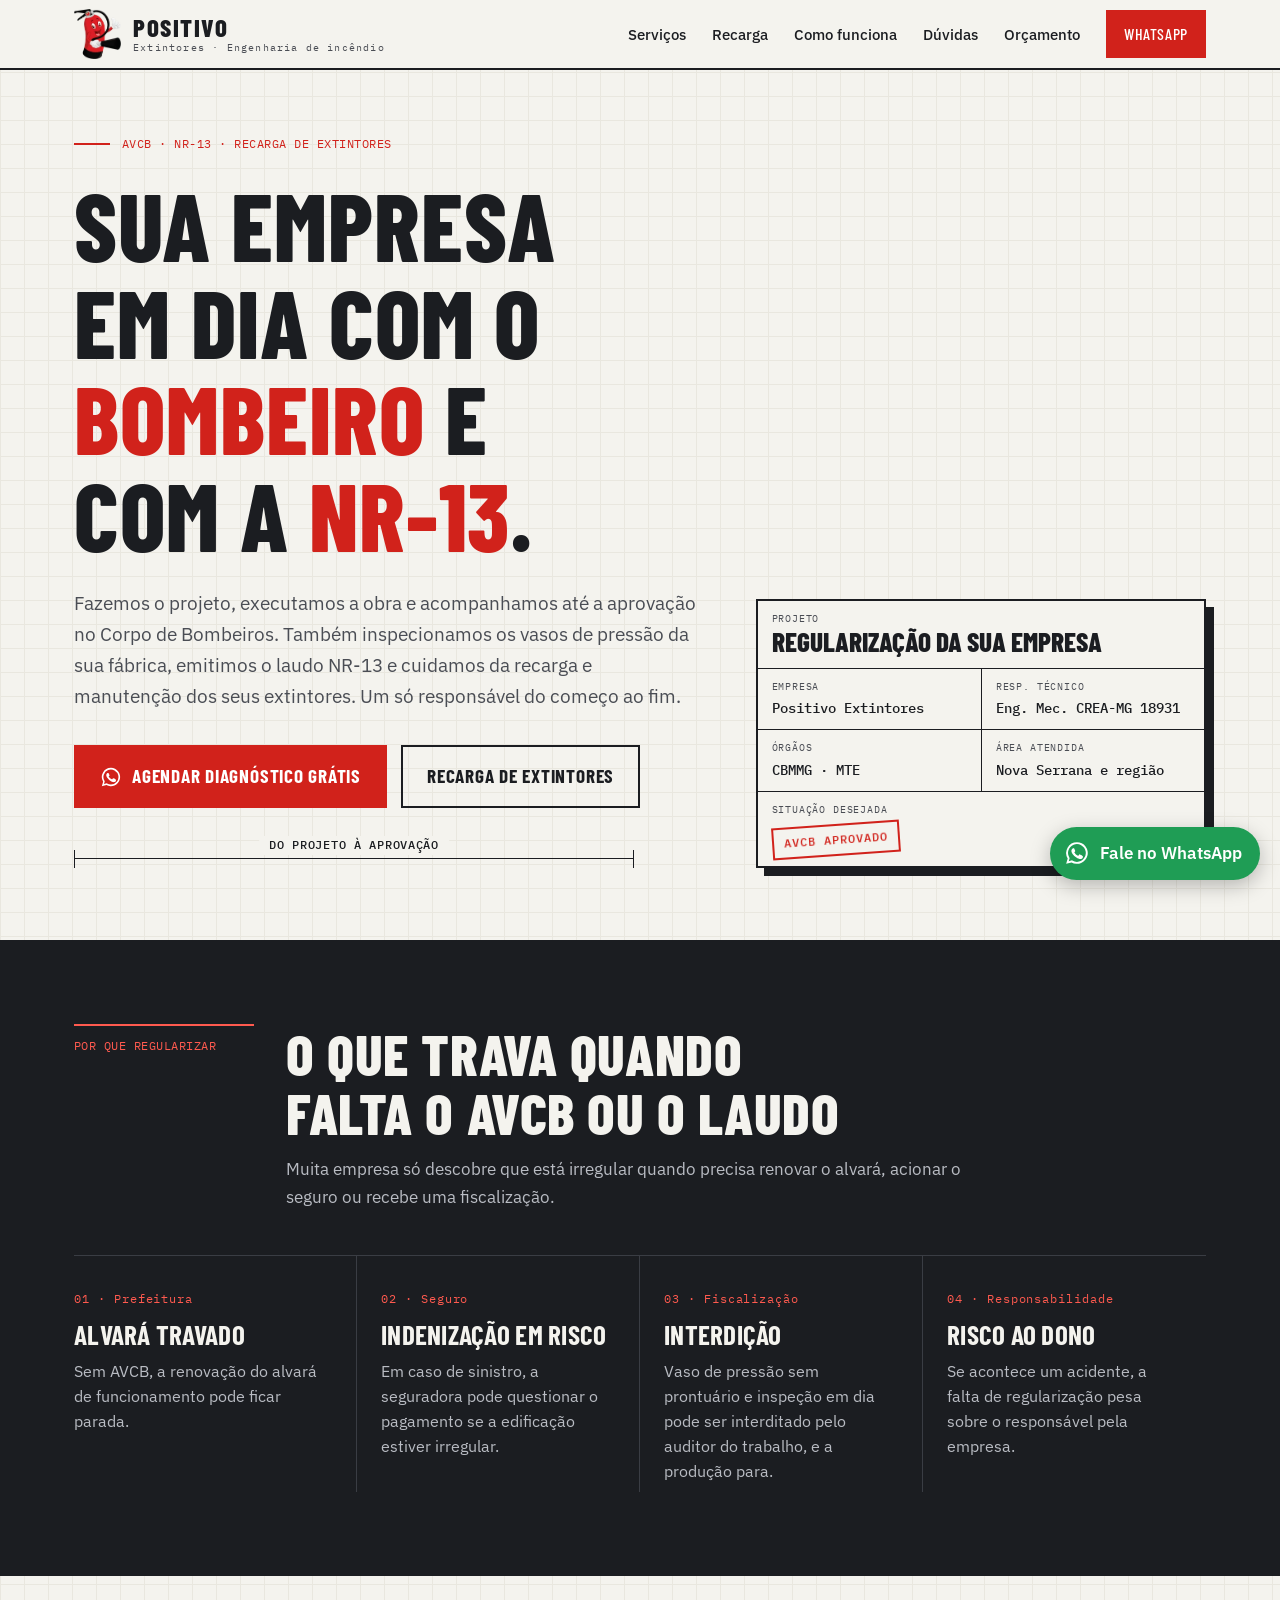
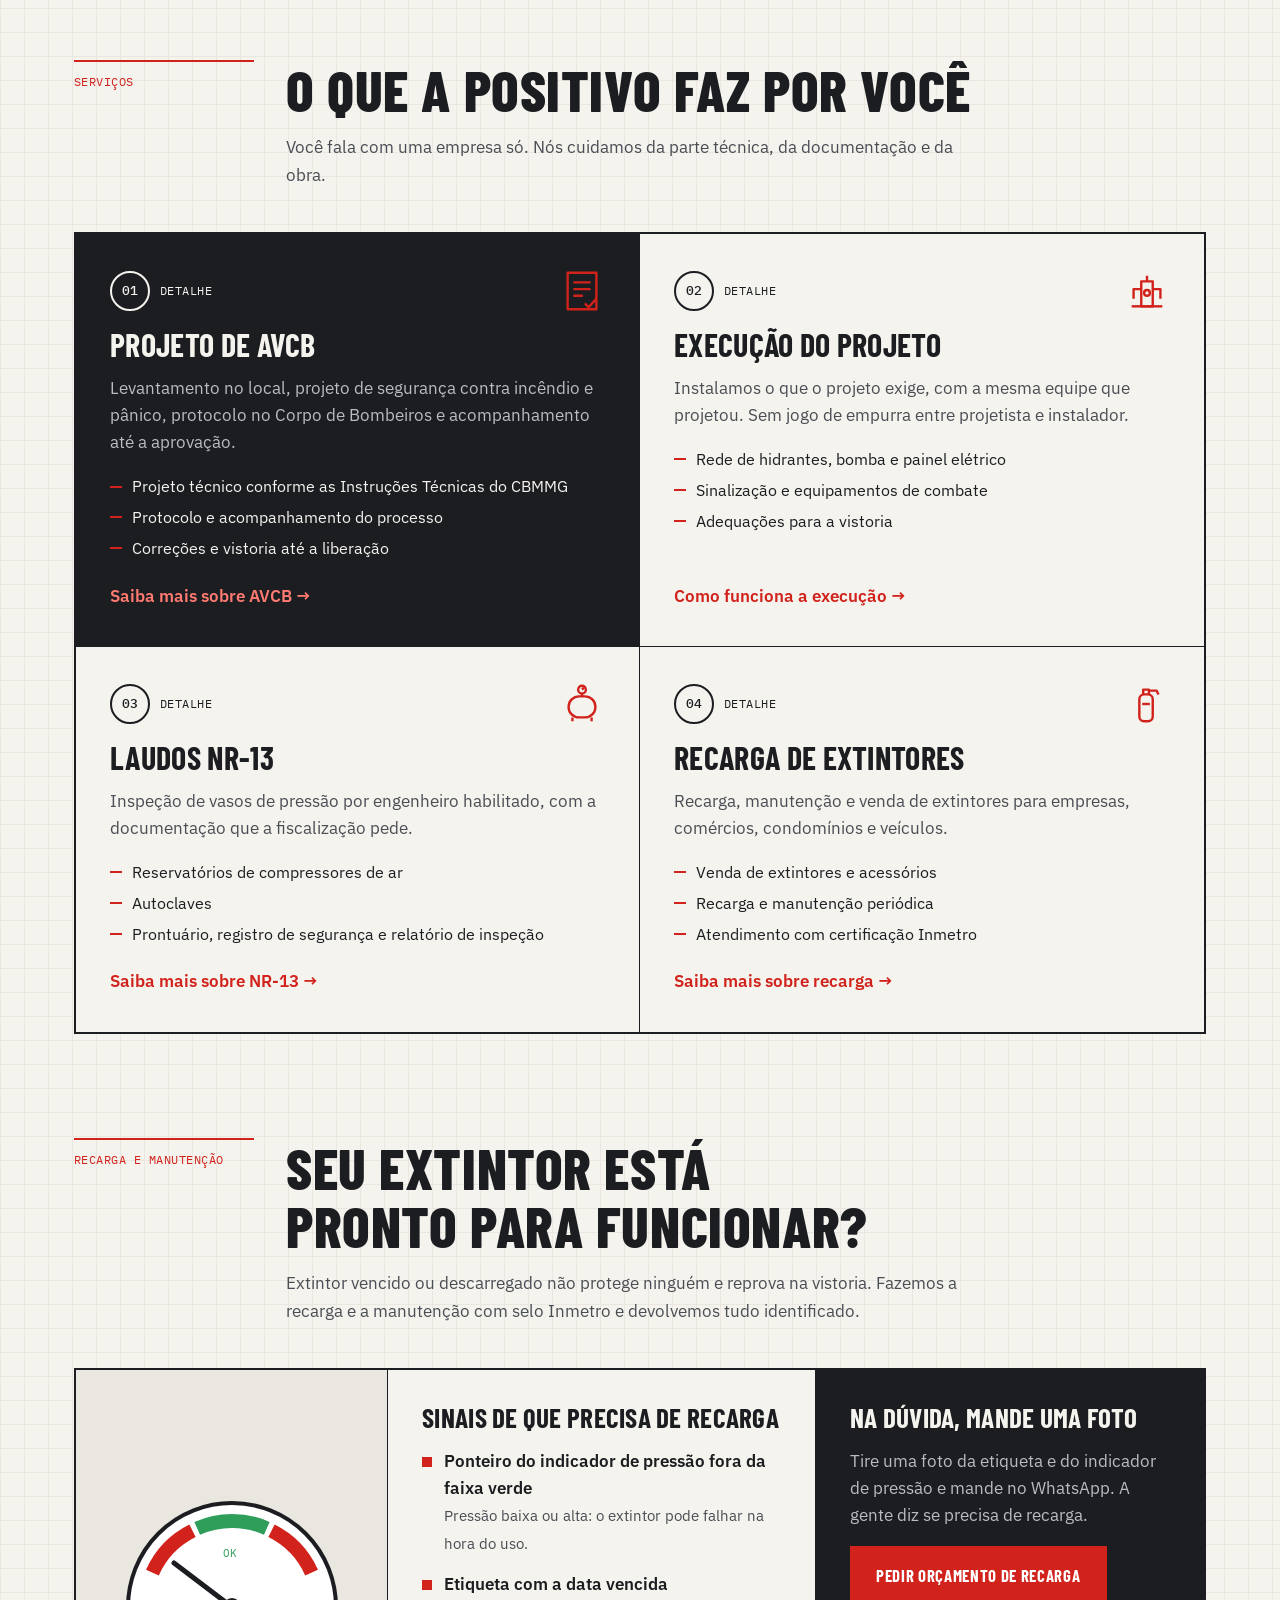
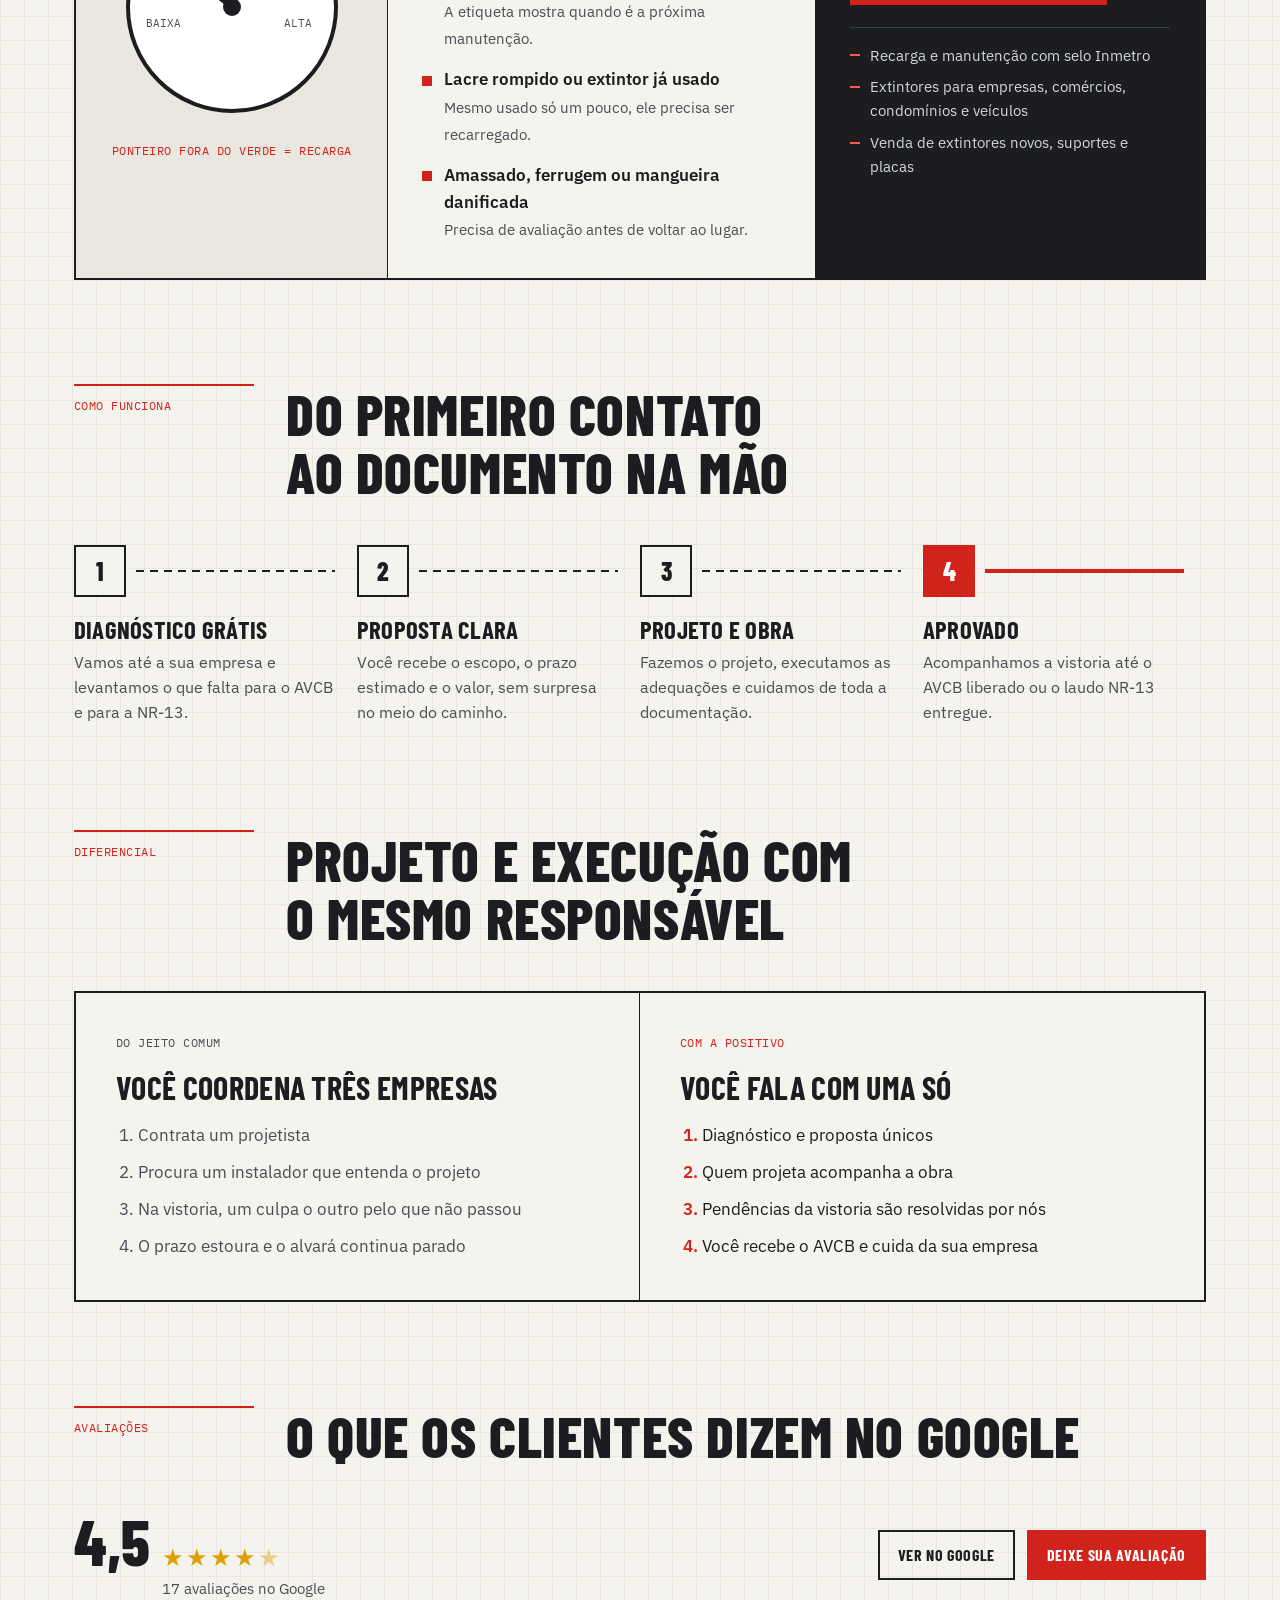
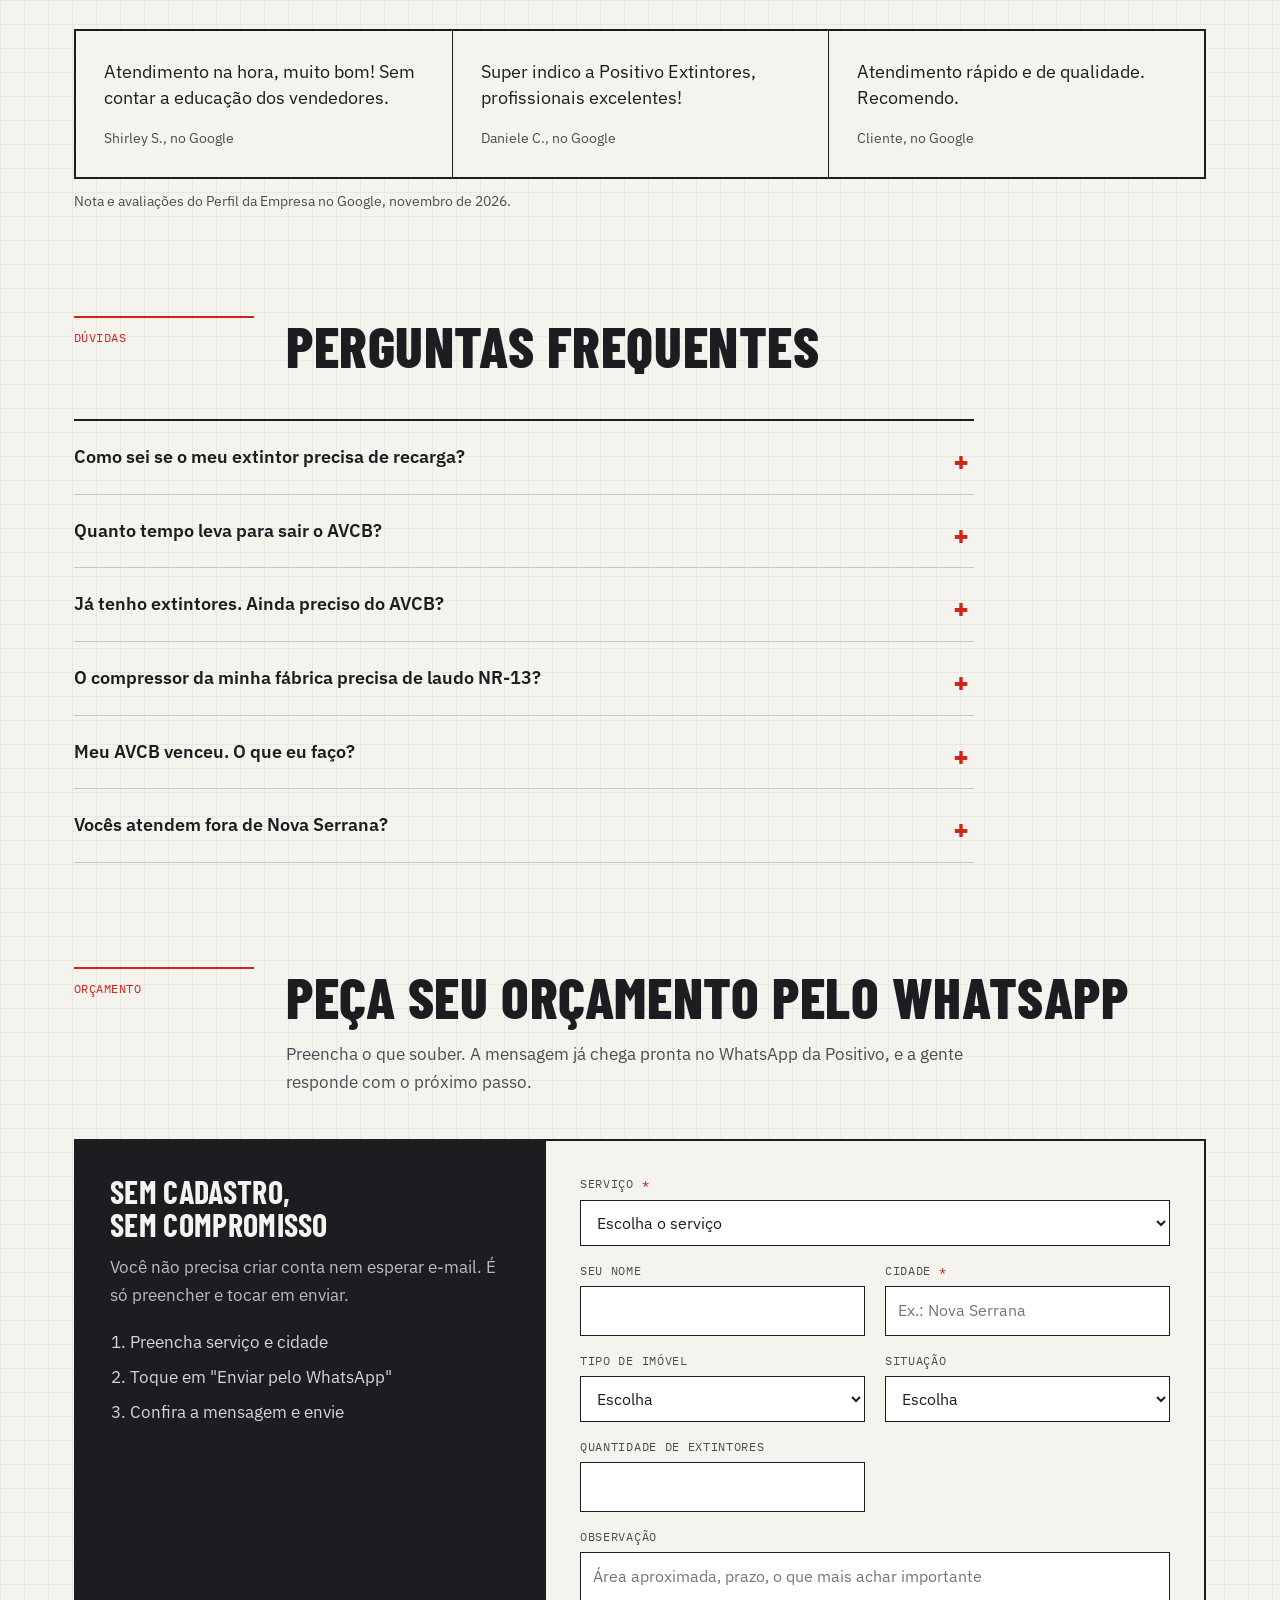
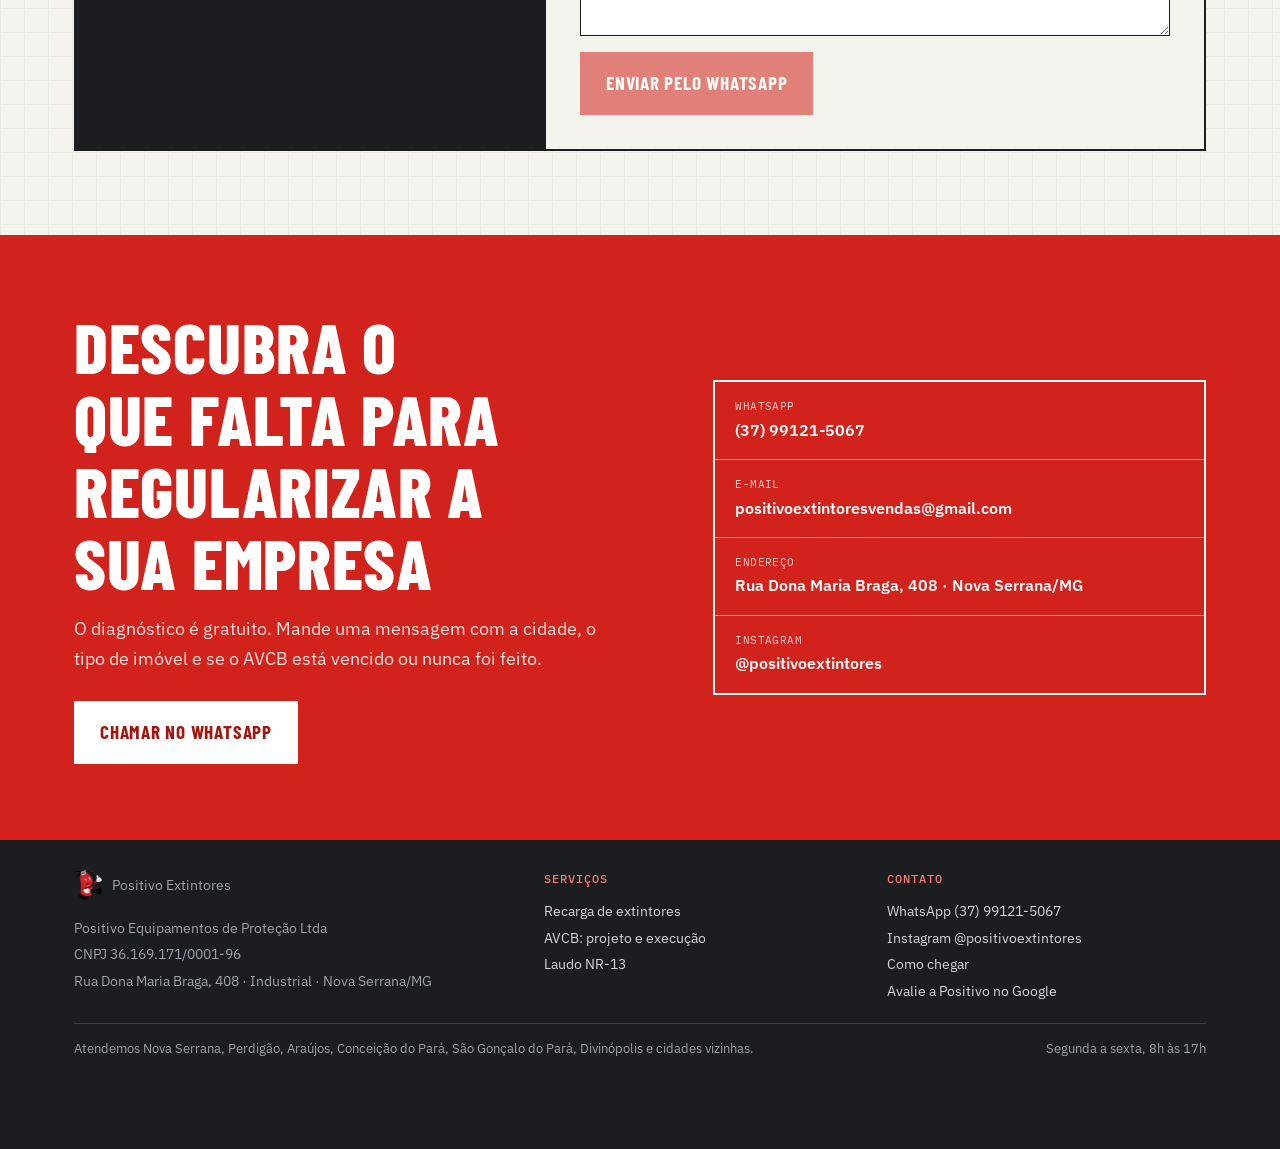
<file: index.html>
<!DOCTYPE html>
<html lang="pt-BR">
<head>
<meta charset="utf-8">
<meta name="viewport" content="width=device-width, initial-scale=1">
<title>Positivo Extintores | AVCB, NR-13 e Recarga</title>
<meta name="description" content="Recarga, manutenção e venda de extintores, projeto e execução de AVCB e laudos NR-13 em Nova Serrana e região. Do projeto à aprovação no Corpo de Bombeiros, com engenheiro responsável.">
<meta property="og:title" content="Positivo Extintores | AVCB, NR-13 e recarga de extintores em Nova Serrana">
<meta property="og:description" content="Recarga e manutenção de extintores, AVCB do projeto à aprovação e laudos NR-13. Fale pelo WhatsApp.">
<meta property="og:type" content="website">
<meta property="og:locale" content="pt_BR">
<link rel="icon" type="image/png" href="assets/favicon.png">
<link rel="canonical" href="https://positivoextintores.com.br/">
<link rel="preconnect" href="https://fonts.googleapis.com">
<link rel="preconnect" href="https://fonts.gstatic.com" crossorigin>
<link href="https://fonts.googleapis.com/css2?family=Barlow+Condensed:wght@600;700;800&family=IBM+Plex+Mono:wght@400;500&family=IBM+Plex+Sans:wght@400;500;600&display=swap" rel="stylesheet">
<script type="application/ld+json">
{
  "@context": "https://schema.org",
  "@type": "LocalBusiness",
  "name": "Positivo Extintores",
  "legalName": "Positivo Equipamentos de Proteção Ltda",
  "description": "Recarga, manutenção e venda de extintores, projeto e execução de AVCB e laudos NR-13.",
  "telephone": "+55-37-99121-5067",
  "email": "positivoextintoresvendas@gmail.com",
  "taxID": "36.169.171/0001-96",
  "url": "https://positivoextintores.com.br/",
  "logo": "https://positivoextintores.com.br/assets/logo.webp",
  "address": {
    "@type": "PostalAddress",
    "streetAddress": "Rua Dona Maria Braga, 408",
    "addressLocality": "Nova Serrana",
    "addressRegion": "MG",
    "postalCode": "35526-814",
    "addressCountry": "BR"
  },
  "areaServed": "Nova Serrana e região, Minas Gerais",
  "sameAs": ["https://www.instagram.com/positivoextintores/"]
}
</script>
<link rel="stylesheet" href="assets/style.css">
</head>
<body>

<header class="top">
  <div class="wrap">
    <a class="brand" href="#inicio" aria-label="Positivo Extintores, início">
      <img class="brand-logo" src="assets/logo.webp" width="45" height="48" alt="">
      <span class="brand-name">POSITIVO<small>Extintores · Engenharia de incêndio</small></span>
    </a>
    <nav class="links" aria-label="Navegação principal">
      <a href="#servicos">Serviços</a>
      <a href="#recarga">Recarga</a>
      <a href="#como-funciona">Como funciona</a>
      <a href="#duvidas">Dúvidas</a>
      <a href="#orcamento">Orçamento</a>
      <a class="btn btn-primary" href="https://wa.me/5537991215067?text=Ol%C3%A1!%20Vim%20pelo%20site%20e%20quero%20um%20diagn%C3%B3stico%20de%20AVCB%2FNR-13.">WhatsApp</a>
    </nav>
  </div>
</header>

<main id="inicio">

<section class="hero" aria-labelledby="titulo">
  <div class="wrap">
    <div>
      <p class="kicker mono">AVCB · NR-13 · Recarga de extintores</p>
      <h1 id="titulo">Sua empresa em dia com o <em>Bombeiro</em> e com a <em style="white-space:nowrap">NR&#8209;13</em>.</h1>
      <p class="lead">Fazemos o projeto, executamos a obra e acompanhamos até a aprovação no Corpo de Bombeiros. Também inspecionamos os vasos de pressão da sua fábrica, emitimos o laudo NR-13 e cuidamos da recarga e manutenção dos seus extintores. Um só responsável do começo ao fim.</p>
      <div class="ctas">
        <a class="btn btn-primary" href="https://wa.me/5537991215067?text=Ol%C3%A1!%20Vim%20pelo%20site%20e%20quero%20um%20diagn%C3%B3stico%20de%20AVCB%2FNR-13.">
          <svg viewBox="0 0 24 24" fill="currentColor" aria-hidden="true"><path d="M12 2a10 10 0 0 0-8.6 15.1L2 22l5-1.3A10 10 0 1 0 12 2zm0 18.2c-1.5 0-3-.4-4.3-1.2l-.3-.2-3 .8.8-2.9-.2-.3A8.2 8.2 0 1 1 12 20.2zm4.5-6.1c-.2-.1-1.5-.7-1.7-.8s-.4-.1-.6.1-.7.8-.8 1-.3.2-.5.1a6.7 6.7 0 0 1-3.3-2.9c-.3-.4.3-.4.7-1.3.1-.2 0-.3 0-.4l-.8-1.8c-.2-.5-.4-.4-.6-.4h-.5a1 1 0 0 0-.7.3 3 3 0 0 0-.9 2.2 5.2 5.2 0 0 0 1.1 2.7 11.8 11.8 0 0 0 4.5 4c1.7.7 2.3.8 3.2.6.5-.1 1.5-.6 1.7-1.2s.2-1.1.2-1.2-.2-.2-.5-.3z"/></svg>
          Agendar diagnóstico grátis
        </a>
        <a class="btn btn-ghost" href="#recarga">Recarga de extintores</a>
      </div>
      <div class="cota" aria-hidden="true"><span></span><b>DO PROJETO À APROVAÇÃO</b><span></span></div>
    </div>

    <aside class="carimbo" aria-label="Dados da empresa">
      <div class="row"><div class="cell full"><span class="lbl">Projeto</span><span class="title">Regularização da sua empresa</span></div></div>
      <div class="row">
        <div class="cell"><span class="lbl">Empresa</span><span class="val">Positivo Extintores</span></div>
        <div class="cell"><span class="lbl">Resp. técnico</span><span class="val">Eng. Mec. CREA-MG 18931</span></div>
      </div>
      <div class="row">
        <div class="cell"><span class="lbl">Órgãos</span><span class="val">CBMMG · MTE</span></div>
        <div class="cell"><span class="lbl">Área atendida</span><span class="val">Nova Serrana e região</span></div>
      </div>
      <div class="row"><div class="cell full"><span class="lbl">Situação desejada</span><span class="stamp">AVCB APROVADO</span></div></div>
    </aside>
  </div>
</section>

<section class="band" aria-labelledby="riscos-t">
  <div class="wrap">
    <div class="sec-head">
      <span class="mono">Por que regularizar</span>
      <div>
        <h2 id="riscos-t">O que trava quando falta o AVCB ou o laudo</h2>
        <p>Muita empresa só descobre que está irregular quando precisa renovar o alvará, acionar o seguro ou recebe uma fiscalização.</p>
      </div>
    </div>
    <div class="riscos">
      <div class="risco"><span class="n">01 · Prefeitura</span><h3>Alvará travado</h3><p>Sem AVCB, a renovação do alvará de funcionamento pode ficar parada.</p></div>
      <div class="risco"><span class="n">02 · Seguro</span><h3>Indenização em risco</h3><p>Em caso de sinistro, a seguradora pode questionar o pagamento se a edificação estiver irregular.</p></div>
      <div class="risco"><span class="n">03 · Fiscalização</span><h3>Interdição</h3><p>Vaso de pressão sem prontuário e inspeção em dia pode ser interditado pelo auditor do trabalho, e a produção para.</p></div>
      <div class="risco"><span class="n">04 · Responsabilidade</span><h3>Risco ao dono</h3><p>Se acontece um acidente, a falta de regularização pesa sobre o responsável pela empresa.</p></div>
    </div>
  </div>
</section>

<section id="servicos" aria-labelledby="serv-t">
  <div class="wrap">
    <div class="sec-head">
      <span class="mono">Serviços</span>
      <div>
        <h2 id="serv-t">O que a Positivo faz por você</h2>
        <p>Você fala com uma empresa só. Nós cuidamos da parte técnica, da documentação e da obra.</p>
      </div>
    </div>
    <div class="servicos">
      <article class="det destaque">
        <div class="det-top">
          <span class="det-tag mono"><i>01</i> Detalhe</span>
          <svg class="det-ico" viewBox="0 0 48 48" fill="none" stroke="currentColor" stroke-width="2.5" stroke-linejoin="round" aria-hidden="true"><rect x="9" y="5" width="30" height="38"/><path d="M15 15h18M15 22h18M15 29h10"/><path d="M27 37l4 4 8-9"/></svg>
        </div>
        <h3>Projeto de AVCB</h3>
        <p>Levantamento no local, projeto de segurança contra incêndio e pânico, protocolo no Corpo de Bombeiros e acompanhamento até a aprovação.</p>
        <ul><li>Projeto técnico conforme as Instruções Técnicas do CBMMG</li><li>Protocolo e acompanhamento do processo</li><li>Correções e vistoria até a liberação</li></ul>
        <a class="det-link" href="avcb/">Saiba mais sobre AVCB →</a>
      </article>
      <article class="det">
        <div class="det-top">
          <span class="det-tag mono"><i>02</i> Detalhe</span>
          <svg class="det-ico" viewBox="0 0 48 48" fill="none" stroke="currentColor" stroke-width="2.5" stroke-linejoin="round" aria-hidden="true"><path d="M8 40h32"/><rect x="18" y="14" width="12" height="26"/><path d="M24 14V8M18 22h-8v10M30 22h8v10"/><circle cx="24" cy="26" r="3"/></svg>
        </div>
        <h3>Execução do projeto</h3>
        <p>Instalamos o que o projeto exige, com a mesma equipe que projetou. Sem jogo de empurra entre projetista e instalador.</p>
        <ul><li>Rede de hidrantes, bomba e painel elétrico</li><li>Sinalização e equipamentos de combate</li><li>Adequações para a vistoria</li></ul>
        <a class="det-link" href="avcb/">Como funciona a execução →</a>
      </article>
      <article class="det">
        <div class="det-top">
          <span class="det-tag mono"><i>03</i> Detalhe</span>
          <svg class="det-ico" viewBox="0 0 48 48" fill="none" stroke="currentColor" stroke-width="2.5" stroke-linejoin="round" aria-hidden="true"><rect x="10" y="16" width="28" height="22" rx="11"/><circle cx="24" cy="9" r="4"/><path d="M24 13v3M24 9l2-2"/><path d="M14 38v4M34 38v4"/></svg>
        </div>
        <h3>Laudos NR-13</h3>
        <p>Inspeção de vasos de pressão por engenheiro habilitado, com a documentação que a fiscalização pede.</p>
        <ul><li>Reservatórios de compressores de ar</li><li>Autoclaves</li><li>Prontuário, registro de segurança e relatório de inspeção</li></ul>
        <a class="det-link" href="laudo-nr-13/">Saiba mais sobre NR-13 →</a>
      </article>
      <article class="det">
        <div class="det-top">
          <span class="det-tag mono"><i>04</i> Detalhe</span>
          <svg class="det-ico" viewBox="0 0 48 48" fill="none" stroke="currentColor" stroke-width="2.5" stroke-linejoin="round" aria-hidden="true"><rect x="16" y="14" width="14" height="28" rx="5"/><path d="M20 14V9h6v5M26 10h8l2 4"/><path d="M19 24h8"/></svg>
        </div>
        <h3>Recarga de extintores</h3>
        <p>Recarga, manutenção e venda de extintores para empresas, comércios, condomínios e veículos.</p>
        <ul><li>Venda de extintores e acessórios</li><li>Recarga e manutenção periódica</li><li>Atendimento com certificação Inmetro</li></ul>
        <a class="det-link" href="recarga-de-extintores/">Saiba mais sobre recarga →</a>
      </article>
    </div>
  </div>
</section>


<section id="recarga" class="recarga" aria-labelledby="rec-t">
  <div class="wrap">
    <div class="sec-head">
      <span class="mono">Recarga e manutenção</span>
      <div>
        <h2 id="rec-t">Seu extintor está pronto para funcionar?</h2>
        <p>Extintor vencido ou descarregado não protege ninguém e reprova na vistoria. Fazemos a recarga e a manutenção com selo Inmetro e devolvemos tudo identificado.</p>
      </div>
    </div>
    <div class="rec-grid">
      <div class="manometro">
        <svg viewBox="0 0 240 240" role="img" aria-labelledby="mano-t">
          <title id="mano-t">Indicador de pressão de extintor com o ponteiro fora da faixa verde</title>
          <circle cx="120" cy="120" r="104" fill="#fff" stroke="#1b1d21" stroke-width="4"/>
          <path d="M 40.4 85.6 A 86 86 0 0 1 80.5 43.8" fill="none" stroke="#d1221b" stroke-width="14"/>
          <path d="M 85.2 41.3 A 86 86 0 0 1 154.8 41.3" fill="none" stroke="#2f9e5b" stroke-width="14"/>
          <path d="M 159.5 43.8 A 86 86 0 0 1 199.6 85.6" fill="none" stroke="#d1221b" stroke-width="14"/>
          <text x="34" y="140" font-family="IBM Plex Mono, monospace" font-size="11" fill="#4a4d54">BAIXA</text>
          <text x="111" y="70" font-family="IBM Plex Mono, monospace" font-size="11" fill="#2f9e5b">OK</text>
          <text x="172" y="140" font-family="IBM Plex Mono, monospace" font-size="11" fill="#4a4d54">ALTA</text>
          <line class="ponteiro" x1="120" y1="120" x2="62" y2="76" stroke="#1b1d21" stroke-width="5" stroke-linecap="round"/>
          <circle cx="120" cy="120" r="9" fill="#1b1d21"/>
        </svg>
        <p class="mono">Ponteiro fora do verde = recarga</p>
      </div>
      <div>
        <h3>Sinais de que precisa de recarga</h3>
        <ul class="sinais">
          <li><b>Ponteiro do indicador de pressão fora da faixa verde</b><span>Pressão baixa ou alta: o extintor pode falhar na hora do uso.</span></li>
          <li><b>Etiqueta com a data vencida</b><span>A etiqueta mostra quando é a próxima manutenção.</span></li>
          <li><b>Lacre rompido ou extintor já usado</b><span>Mesmo usado só um pouco, ele precisa ser recarregado.</span></li>
          <li><b>Amassado, ferrugem ou mangueira danificada</b><span>Precisa de avaliação antes de voltar ao lugar.</span></li>
        </ul>
      </div>
      <div class="rec-cta">
        <h3>Na dúvida, mande uma foto</h3>
        <p>Tire uma foto da etiqueta e do indicador de pressão e mande no WhatsApp. A gente diz se precisa de recarga.</p>
        <a class="btn btn-primary" href="https://wa.me/5537991215067?text=Ol%C3%A1!%20Vim%20pelo%20site%20e%20quero%20or%C3%A7amento%20de%20recarga%20de%20extintores.">Pedir orçamento de recarga</a>
        <ul class="inclui">
          <li>Recarga e manutenção com selo Inmetro</li>
          <li>Extintores para empresas, comércios, condomínios e veículos</li>
          <li>Venda de extintores novos, suportes e placas</li>
        </ul>
      </div>
    </div>
  </div>
</section>

<section id="como-funciona" aria-labelledby="como-t" style="padding-top:20px">
  <div class="wrap">
    <div class="sec-head">
      <span class="mono">Como funciona</span>
      <div>
        <h2 id="como-t">Do primeiro contato ao documento na mão</h2>
      </div>
    </div>
    <div class="passos">
      <div class="passo"><div class="marco"><b>1</b></div><h3>Diagnóstico grátis</h3><p>Vamos até a sua empresa e levantamos o que falta para o AVCB e para a NR-13.</p></div>
      <div class="passo"><div class="marco"><b>2</b></div><h3>Proposta clara</h3><p>Você recebe o escopo, o prazo estimado e o valor, sem surpresa no meio do caminho.</p></div>
      <div class="passo"><div class="marco"><b>3</b></div><h3>Projeto e obra</h3><p>Fazemos o projeto, executamos as adequações e cuidamos de toda a documentação.</p></div>
      <div class="passo"><div class="marco"><b>4</b></div><h3>Aprovado</h3><p>Acompanhamos a vistoria até o AVCB liberado ou o laudo NR-13 entregue.</p></div>
    </div>
  </div>
</section>

<section aria-labelledby="dif-t" style="padding-top:20px">
  <div class="wrap">
    <div class="sec-head">
      <span class="mono">Diferencial</span>
      <div>
        <h2 id="dif-t">Projeto e execução com o mesmo responsável</h2>
      </div>
    </div>
    <div class="dif">
      <div class="antes">
        <span class="lbl mono">Do jeito comum</span>
        <h3>Você coordena três empresas</h3>
        <ol>
          <li>Contrata um projetista</li>
          <li>Procura um instalador que entenda o projeto</li>
          <li>Na vistoria, um culpa o outro pelo que não passou</li>
          <li>O prazo estoura e o alvará continua parado</li>
        </ol>
      </div>
      <div class="depois">
        <span class="lbl mono">Com a Positivo</span>
        <h3>Você fala com uma só</h3>
        <ol>
          <li>Diagnóstico e proposta únicos</li>
          <li>Quem projeta acompanha a obra</li>
          <li>Pendências da vistoria são resolvidas por nós</li>
          <li>Você recebe o AVCB e cuida da sua empresa</li>
        </ol>
      </div>
    </div>
  </div>
</section>

<section id="avaliacoes" aria-labelledby="aval-t" style="padding-top:20px">
  <div class="wrap">
    <div class="sec-head">
      <span class="mono">Avaliações</span>
      <div>
        <h2 id="aval-t">O que os clientes dizem no Google</h2>
      </div>
    </div>
    <div class="aval-top">
      <div class="nota"><b>4,5</b><div><div class="estrelas" aria-label="4,5 de 5 estrelas">★★★★<span style="opacity:.45">★</span></div><div class="nota-legenda">17 avaliações no Google</div></div></div>
      <div class="aval-botoes">
        <a class="btn btn-ghost" href="https://www.google.com/maps/search/?api=1&amp;query=Positivo+Extintores+Nova+Serrana&amp;query_place_id=ChIJW2hMnmtXpwARVXYED3CUJIw">Ver no Google</a>
        <a class="btn btn-primary" href="avaliar/">Deixe sua avaliação</a>
      </div>
    </div>
    <div class="quotes">
      <figure class="quote"><blockquote>Atendimento na hora, muito bom! Sem contar a educação dos vendedores.</blockquote><figcaption>Shirley S., no Google</figcaption></figure>
      <figure class="quote"><blockquote>Super indico a Positivo Extintores, profissionais excelentes!</blockquote><figcaption>Daniele C., no Google</figcaption></figure>
      <figure class="quote"><blockquote>Atendimento rápido e de qualidade. Recomendo.</blockquote><figcaption>Cliente, no Google</figcaption></figure>
    </div>
    <p class="aval-nota-fonte">Nota e avaliações do Perfil da Empresa no Google, novembro de 2026.</p>
  </div>
</section>

<section id="duvidas" aria-labelledby="faq-t" style="padding-top:20px">
  <div class="wrap">
    <div class="sec-head">
      <span class="mono">Dúvidas</span>
      <div>
        <h2 id="faq-t">Perguntas frequentes</h2>
      </div>
    </div>
    <div class="faq">
      <details>
        <summary>Como sei se o meu extintor precisa de recarga?</summary>
        <p>Olhe o indicador de pressão: o ponteiro precisa estar na faixa verde. Confira também a data da etiqueta e se o lacre está inteiro. Se tiver dúvida, mande uma foto da etiqueta e do indicador de pressão no WhatsApp que a gente avalia.</p>
      </details>
      <details>
        <summary>Quanto tempo leva para sair o AVCB?</summary>
        <p>Depende do porte da edificação, do que precisa ser instalado e do andamento do processo no Corpo de Bombeiros. No diagnóstico gratuito nós avaliamos o seu caso e passamos uma estimativa realista.</p>
      </details>
      <details>
        <summary>Já tenho extintores. Ainda preciso do AVCB?</summary>
        <p>Na maioria dos casos, sim. O extintor é só uma das medidas de segurança. O AVCB comprova que a edificação inteira atende às exigências do Corpo de Bombeiros para o seu tipo de ocupação e área.</p>
      </details>
      <details>
        <summary>O compressor da minha fábrica precisa de laudo NR-13?</summary>
        <p>O reservatório de ar do compressor é um vaso de pressão, e a maioria dos compressores industriais se enquadra na NR-13. Nesse caso ele precisa de inspeções periódicas, prontuário e registro de segurança. Na visita nós verificamos o enquadramento do seu equipamento.</p>
      </details>
      <details>
        <summary>Meu AVCB venceu. O que eu faço?</summary>
        <p>Fale com a gente. Avaliamos se a edificação mudou desde a última aprovação e o que é preciso para a renovação.</p>
      </details>
      <details>
        <summary>Vocês atendem fora de Nova Serrana?</summary>
        <p>Sim, atendemos Nova Serrana e as cidades da região. Mande uma mensagem no WhatsApp com a cidade e o tipo de imóvel.</p>
      </details>
    </div>
  </div>
</section>


<section id="orcamento" class="orc" aria-labelledby="orc-t">
  <div class="wrap">
    <div class="sec-head">
      <span class="mono">Orçamento</span>
      <div>
        <h2 id="orc-t">Peça seu orçamento pelo WhatsApp</h2>
        <p>Preencha o que souber. A mensagem já chega pronta no WhatsApp da Positivo, e a gente responde com o próximo passo.</p>
      </div>
    </div>
    <div class="orc-box">
      <div class="orc-lado">
        <h3>Sem cadastro, sem compromisso</h3>
        <p>Você não precisa criar conta nem esperar e-mail. É só preencher e tocar em enviar.</p>
        <ol>
          <li>Preencha serviço e cidade</li>
          <li>Toque em "Enviar pelo WhatsApp"</li>
          <li>Confira a mensagem e envie</li>
        </ol>
      </div>
      <form id="orc-form" class="orc-form" novalidate>
        <div class="campo full">
          <label for="orc-servico">Serviço <span class="req">*</span></label>
          <select id="orc-servico" name="servico" required>
            <option value="">Escolha o serviço</option>
            <option>Recarga e manutenção de extintores</option><option>Compra de extintores</option><option>AVCB: projeto e regularização</option><option>Laudo NR-13</option><option>Outro</option>
          </select>
        </div>
        <div class="campo">
          <label for="orc-nome">Seu nome</label>
          <input id="orc-nome" name="nome" type="text" autocomplete="name">
        </div>
        <div class="campo">
          <label for="orc-cidade">Cidade <span class="req">*</span></label>
          <input id="orc-cidade" name="cidade" type="text" autocomplete="address-level2" placeholder="Ex.: Nova Serrana" required>
        </div>
        <div class="campo">
          <label for="orc-imovel">Tipo de imóvel</label>
          <select id="orc-imovel" name="imovel">
            <option value="">Escolha</option>
            <option>Indústria ou fábrica</option>
            <option>Galpão</option>
            <option>Comércio ou loja</option>
            <option>Condomínio</option>
            <option>Veículo</option>
            <option>Outro</option>
          </select>
        </div>
        <div class="campo">
          <label for="orc-situacao">Situação</label>
          <select id="orc-situacao" name="situacao">
            <option value="">Escolha</option>
            <option>Extintores vencidos ou para recarga</option>
            <option>AVCB vencido</option>
            <option>Nunca teve AVCB</option>
            <option>Compressor ou autoclave sem laudo</option>
            <option>Não sei, quero um diagnóstico</option>
          </select>
        </div>
        <div class="campo">
          <label for="orc-qtd">Quantidade de extintores</label>
          <input id="orc-qtd" name="qtd" type="number" min="1" inputmode="numeric">
        </div>
        <div class="campo full">
          <label for="orc-obs">Observação</label>
          <textarea id="orc-obs" name="obs" placeholder="Área aproximada, prazo, o que mais achar importante"></textarea>
        </div>
        <div class="orc-acoes">
          <a id="orc-enviar" class="btn btn-primary is-off" href="https://wa.me/5537991215067" target="_blank" rel="noopener" aria-disabled="true">Enviar pelo WhatsApp</a>
          <span id="orc-aviso" class="orc-aviso" hidden>Preencha o serviço e a cidade para enviar.</span>
        </div>
      </form>
    </div>
  </div>
</section>

<section class="final" aria-labelledby="final-t">
  <div class="wrap">
    <div>
      <h2 id="final-t">Descubra o que falta para regularizar a sua empresa</h2>
      <p>O diagnóstico é gratuito. Mande uma mensagem com a cidade, o tipo de imóvel e se o AVCB está vencido ou nunca foi feito.</p>
      <a class="btn btn-white" href="https://wa.me/5537991215067?text=Ol%C3%A1!%20Vim%20pelo%20site%20e%20quero%20um%20diagn%C3%B3stico%20de%20AVCB%2FNR-13.">Chamar no WhatsApp</a>
    </div>
    <div class="contato">
      <div><span class="mono">WhatsApp</span><a href="https://wa.me/5537991215067">(37) 99121-5067</a></div>
      <div><span class="mono">E-mail</span><a href="mailto:positivoextintoresvendas@gmail.com">positivoextintoresvendas@gmail.com</a></div>
      <div><span class="mono">Endereço</span><a href="https://www.google.com/maps/search/?api=1&amp;query=Rua+Dona+Maria+Braga+408+Nova+Serrana+MG">Rua Dona Maria Braga, 408 · Nova Serrana/MG</a></div>
      <div><span class="mono">Instagram</span><a href="https://www.instagram.com/positivoextintores/">@positivoextintores</a></div>
    </div>
  </div>
</section>

</main>

<footer>
  <div class="wrap">
    <div class="foot-grid">
      <div>
        <span class="foot-brand"><img src="assets/logo.webp" width="28" height="30" alt="">Positivo Extintores</span>
        <p style="margin-top:10px">Positivo Equipamentos de Proteção Ltda</p>
        <p>CNPJ 36.169.171/0001-96</p>
        <p>Rua Dona Maria Braga, 408 · Industrial · Nova Serrana/MG</p>
      </div>
      <div>
        <h4>Serviços</h4>
        <a href="recarga-de-extintores/">Recarga de extintores</a>
        <a href="avcb/">AVCB: projeto e execução</a>
        <a href="laudo-nr-13/">Laudo NR-13</a>
      </div>
      <div>
        <h4>Contato</h4>
        <a href="https://wa.me/5537991215067">WhatsApp (37) 99121-5067</a>
        <a href="https://www.instagram.com/positivoextintores/">Instagram @positivoextintores</a>
        <a href="https://www.google.com/maps/search/?api=1&amp;query=Positivo+Extintores+Nova+Serrana&amp;query_place_id=ChIJW2hMnmtXpwARVXYED3CUJIw">Como chegar</a>
        <a href="avaliar/">Avalie a Positivo no Google</a>
      </div>
    </div>
    <div class="foot-base">
      <span>Atendemos Nova Serrana, Perdigão, Araújos, Conceição do Pará, São Gonçalo do Pará, Divinópolis e cidades vizinhas.</span>
      <span>Segunda a sexta, 8h às 17h</span>
    </div>
  </div>
</footer>

<a class="wa-float" href="https://wa.me/5537991215067?text=Ol%C3%A1!%20Vim%20pelo%20site%20e%20quero%20um%20diagn%C3%B3stico%20de%20AVCB%2FNR-13." aria-label="Falar no WhatsApp">
  <svg viewBox="0 0 24 24" fill="currentColor" aria-hidden="true"><path d="M12 2a10 10 0 0 0-8.6 15.1L2 22l5-1.3A10 10 0 1 0 12 2zm0 18.2c-1.5 0-3-.4-4.3-1.2l-.3-.2-3 .8.8-2.9-.2-.3A8.2 8.2 0 1 1 12 20.2zm4.5-6.1c-.2-.1-1.5-.7-1.7-.8s-.4-.1-.6.1-.7.8-.8 1-.3.2-.5.1a6.7 6.7 0 0 1-3.3-2.9c-.3-.4.3-.4.7-1.3.1-.2 0-.3 0-.4l-.8-1.8c-.2-.5-.4-.4-.6-.4h-.5a1 1 0 0 0-.7.3 3 3 0 0 0-.9 2.2 5.2 5.2 0 0 0 1.1 2.7 11.8 11.8 0 0 0 4.5 4c1.7.7 2.3.8 3.2.6.5-.1 1.5-.6 1.7-1.2s.2-1.1.2-1.2-.2-.2-.5-.3z"/></svg>
  <span>Fale no WhatsApp</span>
</a>

<script src="assets/orcamento.js"></script>
</body>
</html>
</file>
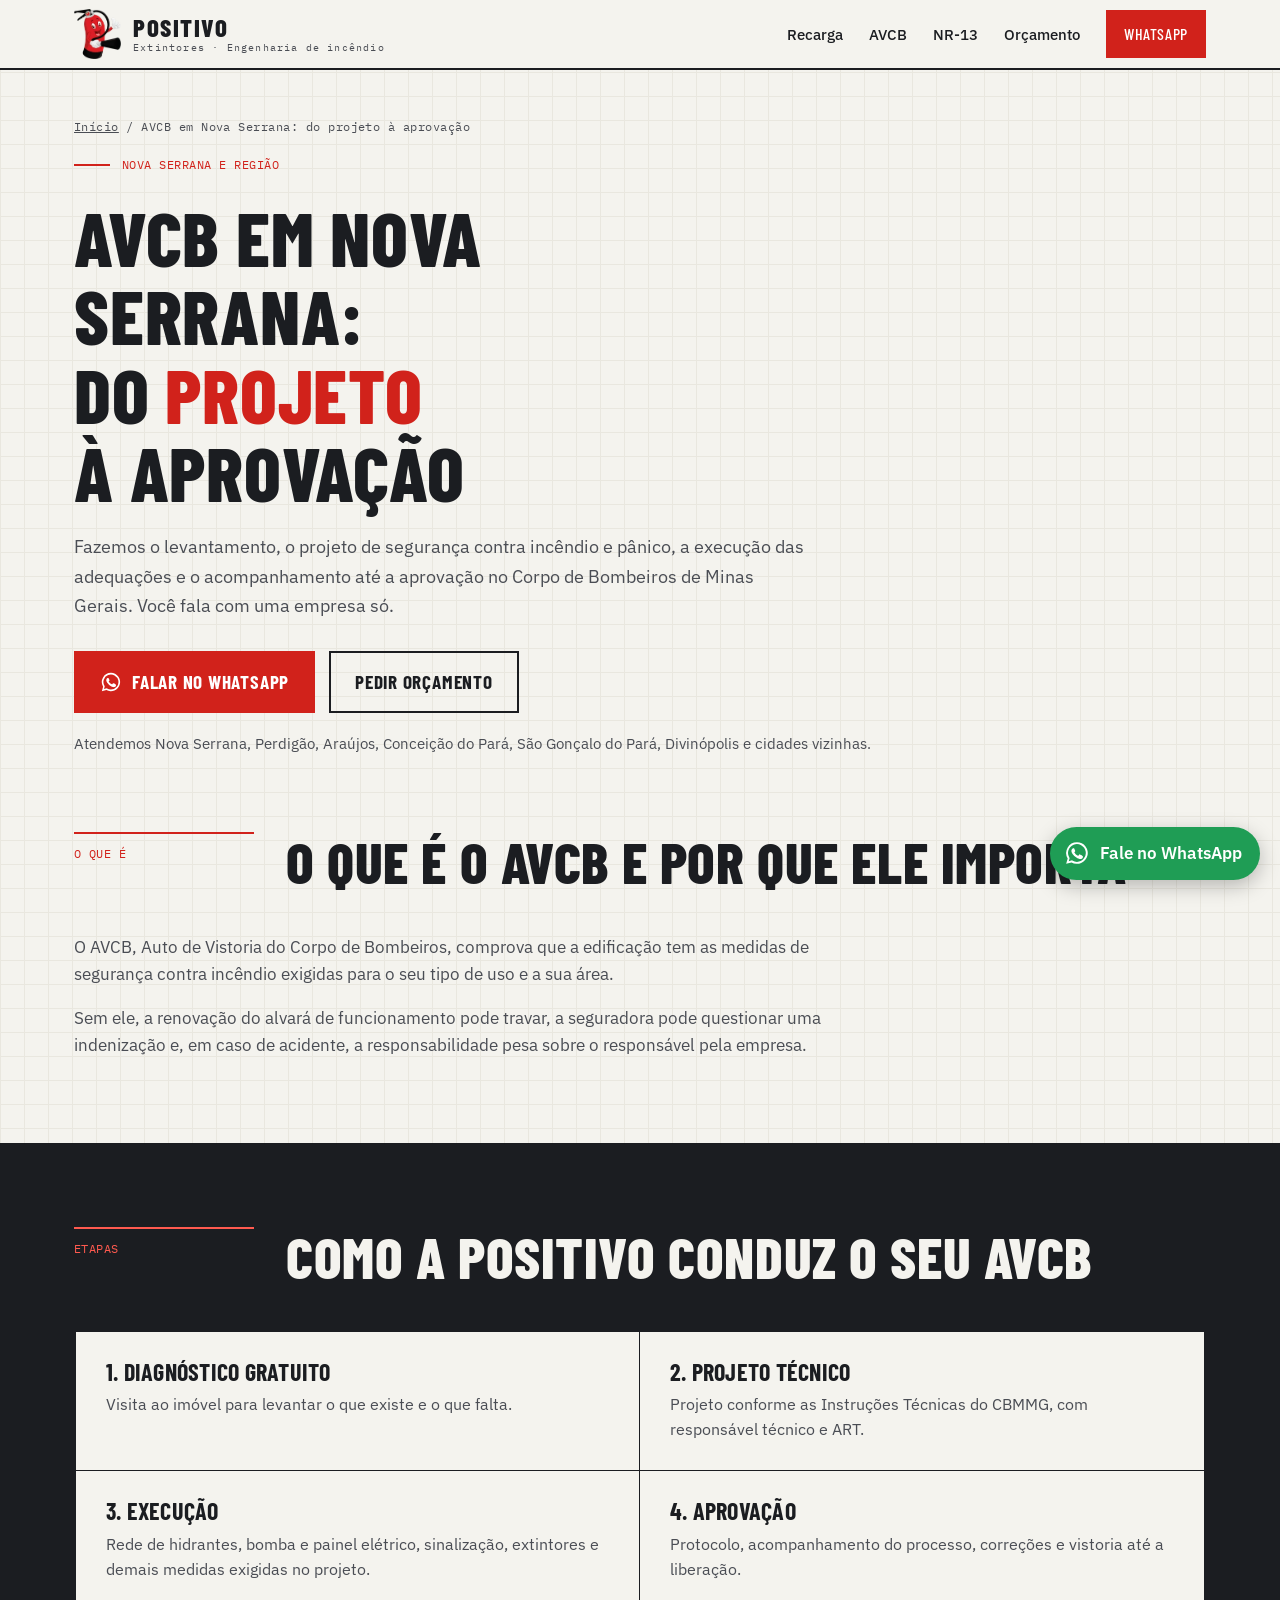
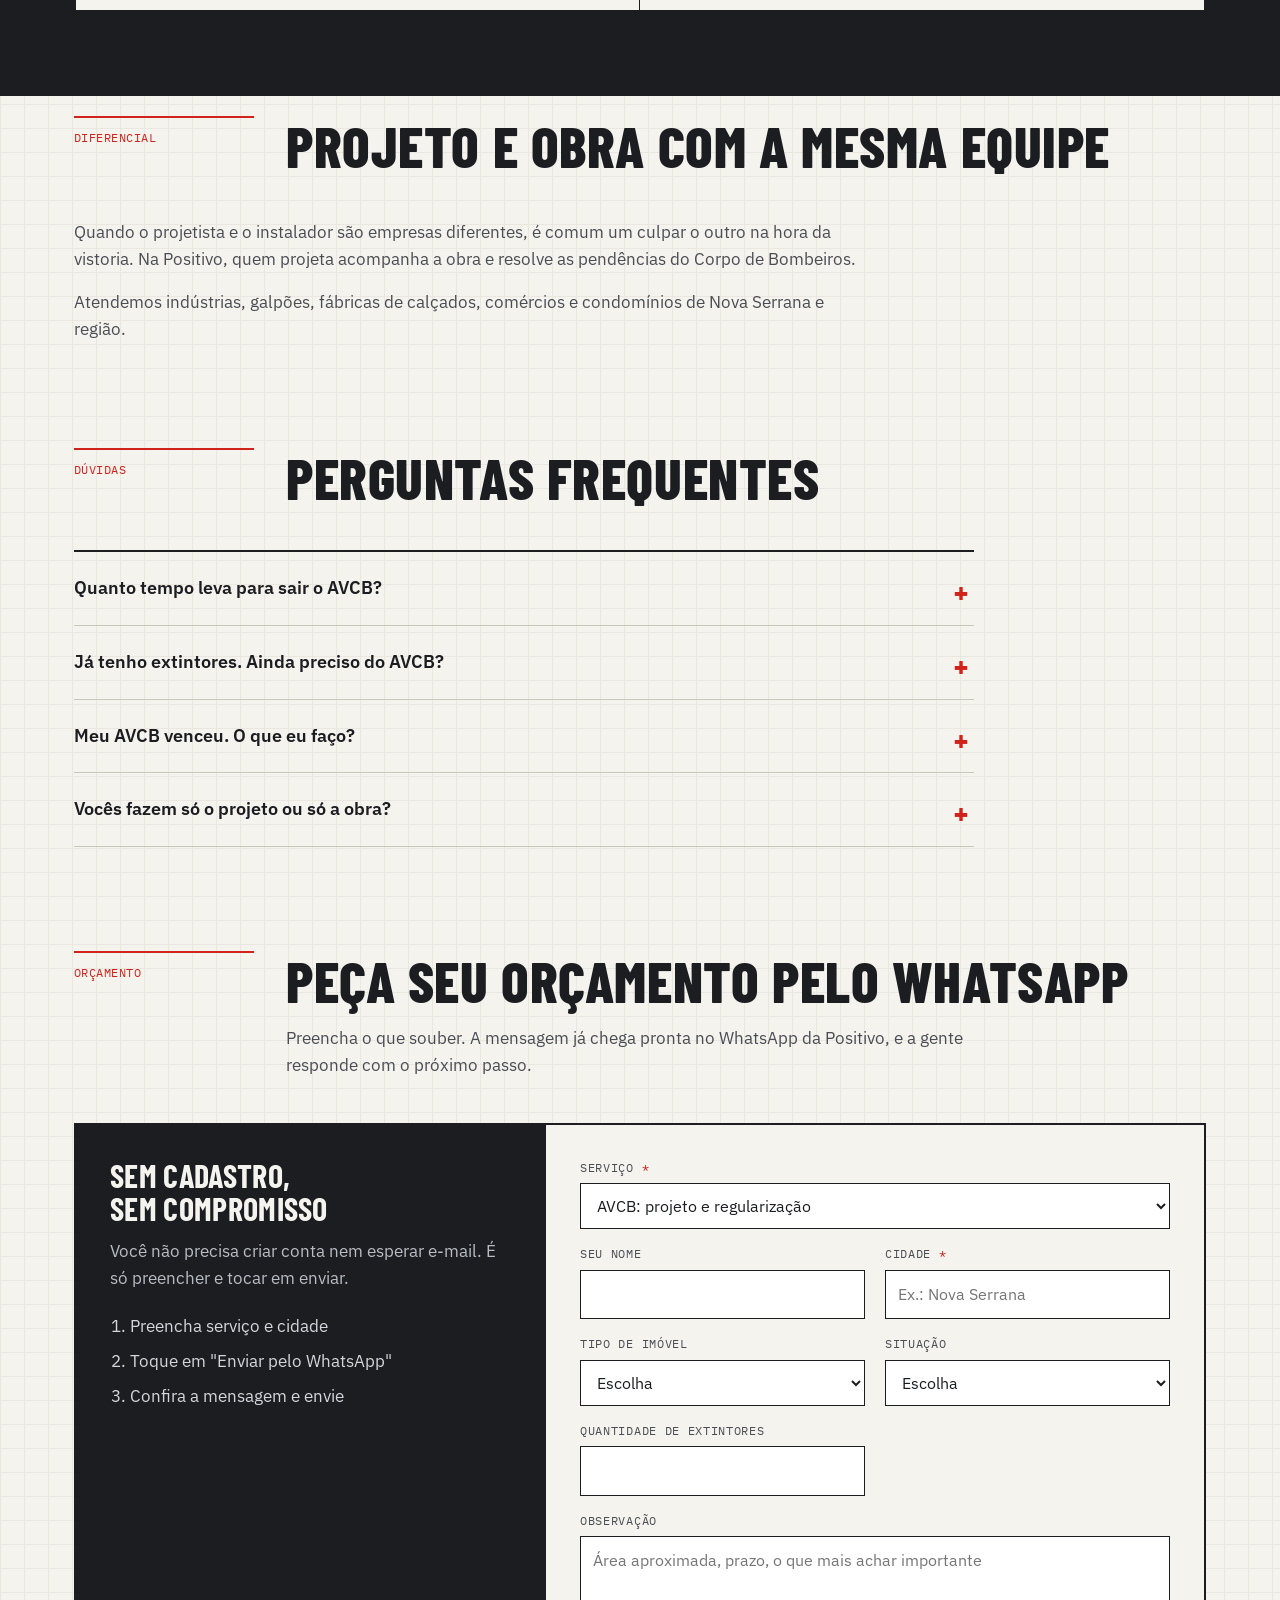
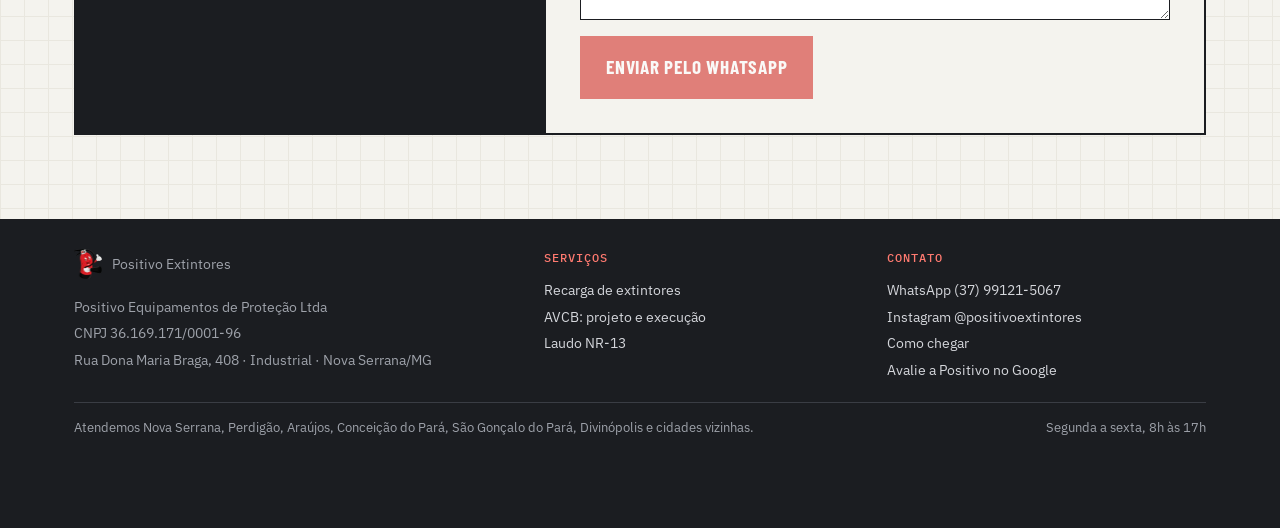
<file: avcb/index.html>
<!DOCTYPE html>
<html lang="pt-BR">
<head>
<meta charset="utf-8">
<meta name="viewport" content="width=device-width, initial-scale=1">
<title>AVCB em Nova Serrana: projeto e execução | Positivo Extintores</title>
<meta name="description" content="Projeto e execução de AVCB em Nova Serrana e região, do levantamento à aprovação no Corpo de Bombeiros de Minas Gerais. Diagnóstico gratuito.">
<link rel="canonical" href="https://positivoextintores.com.br/avcb/">
<meta property="og:title" content="AVCB em Nova Serrana: projeto e execução | Positivo Extintores">
<meta property="og:description" content="Projeto e execução de AVCB em Nova Serrana e região, do levantamento à aprovação no Corpo de Bombeiros de Minas Gerais. Diagnóstico gratuito.">
<meta property="og:type" content="website">
<meta property="og:locale" content="pt_BR">
<link rel="icon" type="image/png" href="../assets/favicon.png">
<link rel="preconnect" href="https://fonts.googleapis.com">
<link rel="preconnect" href="https://fonts.gstatic.com" crossorigin>
<link href="https://fonts.googleapis.com/css2?family=Barlow+Condensed:wght@600;700;800&family=IBM+Plex+Mono:wght@400;500&family=IBM+Plex+Sans:wght@400;500;600&display=swap" rel="stylesheet">
<link rel="stylesheet" href="../assets/style.css">
<script type="application/ld+json">{"@context": "https://schema.org", "@type": "Service", "name": "AVCB em Nova Serrana: do projeto à aprovação", "areaServed": "Nova Serrana e região, Minas Gerais", "provider": {"@type": "LocalBusiness", "name": "Positivo Extintores", "telephone": "+55-37-99121-5067", "address": {"@type": "PostalAddress", "streetAddress": "Rua Dona Maria Braga, 408", "addressLocality": "Nova Serrana", "addressRegion": "MG", "postalCode": "35526-814", "addressCountry": "BR"}}}</script>
<script type="application/ld+json">{"@context": "https://schema.org", "@type": "FAQPage", "mainEntity": [{"@type": "Question", "name": "Quanto tempo leva para sair o AVCB?", "acceptedAnswer": {"@type": "Answer", "text": "Depende do porte da edificação, do que precisa ser instalado e do andamento do processo no Corpo de Bombeiros. No diagnóstico gratuito avaliamos o seu caso e passamos uma estimativa realista."}}, {"@type": "Question", "name": "Já tenho extintores. Ainda preciso do AVCB?", "acceptedAnswer": {"@type": "Answer", "text": "Na maioria dos casos, sim. O extintor é só uma das medidas. O AVCB comprova que a edificação inteira atende às exigências para o seu tipo de ocupação e área."}}, {"@type": "Question", "name": "Meu AVCB venceu. O que eu faço?", "acceptedAnswer": {"@type": "Answer", "text": "Fale com a gente. Avaliamos se a edificação mudou desde a última aprovação e o que é preciso para a renovação."}}, {"@type": "Question", "name": "Vocês fazem só o projeto ou só a obra?", "acceptedAnswer": {"@type": "Answer", "text": "Fazemos as duas coisas, e também atendemos quem precisa só de uma delas. Conte o seu caso no WhatsApp."}}]}</script>
</head>
<body>
<header class="top">
  <div class="wrap">
    <a class="brand" href="../" aria-label="Positivo Extintores, início">
      <img class="brand-logo" src="../assets/logo.webp" width="45" height="48" alt="">
      <span class="brand-name">POSITIVO<small>Extintores · Engenharia de incêndio</small></span>
    </a>
    <nav class="links" aria-label="Navegação principal">
      <a href="../recarga-de-extintores/">Recarga</a>
      <a href="../avcb/">AVCB</a>
      <a href="../laudo-nr-13/">NR-13</a>
      <a href="#orcamento">Orçamento</a>
      <a class="btn btn-primary" href="https://wa.me/5537991215067">WhatsApp</a>
    </nav>
  </div>
</header>
<main>
<section class="hero-servico">
  <div class="wrap">
    <p class="trilha"><a href="../">Início</a> / AVCB em Nova Serrana: do projeto à aprovação</p>
    <p class="kicker mono">Nova Serrana e região</p>
    <h1>AVCB em Nova Serrana: do <em>projeto</em> à aprovação</h1>
    <p class="lead">Fazemos o levantamento, o projeto de segurança contra incêndio e pânico, a execução das adequações e o acompanhamento até a aprovação no Corpo de Bombeiros de Minas Gerais. Você fala com uma empresa só.</p>
    <div class="ctas">
      <a class="btn btn-primary" href="https://wa.me/5537991215067?text=Ol%C3%A1!%20Vim%20pelo%20site%20e%20quero%20um%20diagn%C3%B3stico%20de%20AVCB."><svg viewBox="0 0 24 24" fill="currentColor" aria-hidden="true"><path d="M12 2a10 10 0 0 0-8.6 15.1L2 22l5-1.3A10 10 0 1 0 12 2zm0 18.2c-1.5 0-3-.4-4.3-1.2l-.3-.2-3 .8.8-2.9-.2-.3A8.2 8.2 0 1 1 12 20.2zm4.5-6.1c-.2-.1-1.5-.7-1.7-.8s-.4-.1-.6.1-.7.8-.8 1-.3.2-.5.1a6.7 6.7 0 0 1-3.3-2.9c-.3-.4.3-.4.7-1.3.1-.2 0-.3 0-.4l-.8-1.8c-.2-.5-.4-.4-.6-.4h-.5a1 1 0 0 0-.7.3 3 3 0 0 0-.9 2.2 5.2 5.2 0 0 0 1.1 2.7 11.8 11.8 0 0 0 4.5 4c1.7.7 2.3.8 3.2.6.5-.1 1.5-.6 1.7-1.2s.2-1.1.2-1.2-.2-.2-.5-.3z"/></svg> Falar no WhatsApp</a>
      <a class="btn btn-ghost" href="#orcamento">Pedir orçamento</a>
    </div>
    <p class="cidades">Atendemos Nova Serrana, Perdigão, Araújos, Conceição do Pará, São Gonçalo do Pará, Divinópolis e cidades vizinhas.</p>
  </div>
</section>
<section style="padding-top:20px">
  <div class="wrap">
    <div class="sec-head"><span class="mono">O que é</span><div><h2>O que é o AVCB e por que ele importa</h2></div></div>
    <div class="texto"><p>O AVCB, Auto de Vistoria do Corpo de Bombeiros, comprova que a edificação tem as medidas de segurança contra incêndio exigidas para o seu tipo de uso e a sua área.</p><p>Sem ele, a renovação do alvará de funcionamento pode travar, a seguradora pode questionar uma indenização e, em caso de acidente, a responsabilidade pesa sobre o responsável pela empresa.</p></div>
  </div>
</section>
<section class="band">
  <div class="wrap">
    <div class="sec-head"><span class="mono">Etapas</span><div><h2>Como a Positivo conduz o seu AVCB</h2></div></div>
    <div class="lista-grid"><div><h3>1. Diagnóstico gratuito</h3><p>Visita ao imóvel para levantar o que existe e o que falta.</p></div><div><h3>2. Projeto técnico</h3><p>Projeto conforme as Instruções Técnicas do CBMMG, com responsável técnico e ART.</p></div><div><h3>3. Execução</h3><p>Rede de hidrantes, bomba e painel elétrico, sinalização, extintores e demais medidas exigidas no projeto.</p></div><div><h3>4. Aprovação</h3><p>Protocolo, acompanhamento do processo, correções e vistoria até a liberação.</p></div></div>
  </div>
</section>
<section style="padding-top:20px">
  <div class="wrap">
    <div class="sec-head"><span class="mono">Diferencial</span><div><h2>Projeto e obra com a mesma equipe</h2></div></div>
    <div class="texto"><p>Quando o projetista e o instalador são empresas diferentes, é comum um culpar o outro na hora da vistoria. Na Positivo, quem projeta acompanha a obra e resolve as pendências do Corpo de Bombeiros.</p><p>Atendemos indústrias, galpões, fábricas de calçados, comércios e condomínios de Nova Serrana e região.</p></div>
  </div>
</section>

<section id="duvidas" aria-labelledby="faq-t" style="padding-top:20px">
  <div class="wrap">
    <div class="sec-head"><span class="mono">Dúvidas</span><div><h2 id="faq-t">Perguntas frequentes</h2></div></div>
    <div class="faq">
<details><summary>Quanto tempo leva para sair o AVCB?</summary><p>Depende do porte da edificação, do que precisa ser instalado e do andamento do processo no Corpo de Bombeiros. No diagnóstico gratuito avaliamos o seu caso e passamos uma estimativa realista.</p></details>
<details><summary>Já tenho extintores. Ainda preciso do AVCB?</summary><p>Na maioria dos casos, sim. O extintor é só uma das medidas. O AVCB comprova que a edificação inteira atende às exigências para o seu tipo de ocupação e área.</p></details>
<details><summary>Meu AVCB venceu. O que eu faço?</summary><p>Fale com a gente. Avaliamos se a edificação mudou desde a última aprovação e o que é preciso para a renovação.</p></details>
<details><summary>Vocês fazem só o projeto ou só a obra?</summary><p>Fazemos as duas coisas, e também atendemos quem precisa só de uma delas. Conte o seu caso no WhatsApp.</p></details>
    </div>
  </div>
</section>

<section id="orcamento" class="orc" aria-labelledby="orc-t">
  <div class="wrap">
    <div class="sec-head">
      <span class="mono">Orçamento</span>
      <div>
        <h2 id="orc-t">Peça seu orçamento pelo WhatsApp</h2>
        <p>Preencha o que souber. A mensagem já chega pronta no WhatsApp da Positivo, e a gente responde com o próximo passo.</p>
      </div>
    </div>
    <div class="orc-box">
      <div class="orc-lado">
        <h3>Sem cadastro, sem compromisso</h3>
        <p>Você não precisa criar conta nem esperar e-mail. É só preencher e tocar em enviar.</p>
        <ol>
          <li>Preencha serviço e cidade</li>
          <li>Toque em "Enviar pelo WhatsApp"</li>
          <li>Confira a mensagem e envie</li>
        </ol>
      </div>
      <form id="orc-form" class="orc-form" novalidate>
        <div class="campo full">
          <label for="orc-servico">Serviço <span class="req">*</span></label>
          <select id="orc-servico" name="servico" required>
            <option value="">Escolha o serviço</option>
            <option>Recarga e manutenção de extintores</option><option>Compra de extintores</option><option selected>AVCB: projeto e regularização</option><option>Laudo NR-13</option><option>Outro</option>
          </select>
        </div>
        <div class="campo">
          <label for="orc-nome">Seu nome</label>
          <input id="orc-nome" name="nome" type="text" autocomplete="name">
        </div>
        <div class="campo">
          <label for="orc-cidade">Cidade <span class="req">*</span></label>
          <input id="orc-cidade" name="cidade" type="text" autocomplete="address-level2" placeholder="Ex.: Nova Serrana" required>
        </div>
        <div class="campo">
          <label for="orc-imovel">Tipo de imóvel</label>
          <select id="orc-imovel" name="imovel">
            <option value="">Escolha</option>
            <option>Indústria ou fábrica</option>
            <option>Galpão</option>
            <option>Comércio ou loja</option>
            <option>Condomínio</option>
            <option>Veículo</option>
            <option>Outro</option>
          </select>
        </div>
        <div class="campo">
          <label for="orc-situacao">Situação</label>
          <select id="orc-situacao" name="situacao">
            <option value="">Escolha</option>
            <option>Extintores vencidos ou para recarga</option>
            <option>AVCB vencido</option>
            <option>Nunca teve AVCB</option>
            <option>Compressor ou autoclave sem laudo</option>
            <option>Não sei, quero um diagnóstico</option>
          </select>
        </div>
        <div class="campo">
          <label for="orc-qtd">Quantidade de extintores</label>
          <input id="orc-qtd" name="qtd" type="number" min="1" inputmode="numeric">
        </div>
        <div class="campo full">
          <label for="orc-obs">Observação</label>
          <textarea id="orc-obs" name="obs" placeholder="Área aproximada, prazo, o que mais achar importante"></textarea>
        </div>
        <div class="orc-acoes">
          <a id="orc-enviar" class="btn btn-primary is-off" href="https://wa.me/5537991215067" target="_blank" rel="noopener" aria-disabled="true">Enviar pelo WhatsApp</a>
          <span id="orc-aviso" class="orc-aviso" hidden>Preencha o serviço e a cidade para enviar.</span>
        </div>
      </form>
    </div>
  </div>
</section>

</main>
<footer>
  <div class="wrap">
    <div class="foot-grid">
      <div>
        <span class="foot-brand"><img src="../assets/logo.webp" width="28" height="30" alt="">Positivo Extintores</span>
        <p style="margin-top:10px">Positivo Equipamentos de Proteção Ltda</p>
        <p>CNPJ 36.169.171/0001-96</p>
        <p>Rua Dona Maria Braga, 408 · Industrial · Nova Serrana/MG</p>
      </div>
      <div>
        <h4>Serviços</h4>
        <a href="../recarga-de-extintores/">Recarga de extintores</a>
        <a href="../avcb/">AVCB: projeto e execução</a>
        <a href="../laudo-nr-13/">Laudo NR-13</a>
      </div>
      <div>
        <h4>Contato</h4>
        <a href="https://wa.me/5537991215067">WhatsApp (37) 99121-5067</a>
        <a href="https://www.instagram.com/positivoextintores/">Instagram @positivoextintores</a>
        <a href="https://www.google.com/maps/search/?api=1&amp;query=Positivo+Extintores+Nova+Serrana&amp;query_place_id=ChIJW2hMnmtXpwARVXYED3CUJIw">Como chegar</a>
        <a href="../avaliar/">Avalie a Positivo no Google</a>
      </div>
    </div>
    <div class="foot-base">
      <span>Atendemos Nova Serrana, Perdigão, Araújos, Conceição do Pará, São Gonçalo do Pará, Divinópolis e cidades vizinhas.</span>
      <span>Segunda a sexta, 8h às 17h</span>
    </div>
  </div>
</footer>
<a class="wa-float" href="https://wa.me/5537991215067?text=Ol%C3%A1!%20Vim%20pelo%20site%20e%20quero%20um%20diagn%C3%B3stico%20de%20AVCB%2FNR-13." aria-label="Falar no WhatsApp">
  <svg viewBox="0 0 24 24" fill="currentColor" aria-hidden="true"><path d="M12 2a10 10 0 0 0-8.6 15.1L2 22l5-1.3A10 10 0 1 0 12 2zm0 18.2c-1.5 0-3-.4-4.3-1.2l-.3-.2-3 .8.8-2.9-.2-.3A8.2 8.2 0 1 1 12 20.2zm4.5-6.1c-.2-.1-1.5-.7-1.7-.8s-.4-.1-.6.1-.7.8-.8 1-.3.2-.5.1a6.7 6.7 0 0 1-3.3-2.9c-.3-.4.3-.4.7-1.3.1-.2 0-.3 0-.4l-.8-1.8c-.2-.5-.4-.4-.6-.4h-.5a1 1 0 0 0-.7.3 3 3 0 0 0-.9 2.2 5.2 5.2 0 0 0 1.1 2.7 11.8 11.8 0 0 0 4.5 4c1.7.7 2.3.8 3.2.6.5-.1 1.5-.6 1.7-1.2s.2-1.1.2-1.2-.2-.2-.5-.3z"/></svg>
  <span>Fale no WhatsApp</span>
</a>
<script src="../assets/orcamento.js"></script>
</body>
</html>
</file>
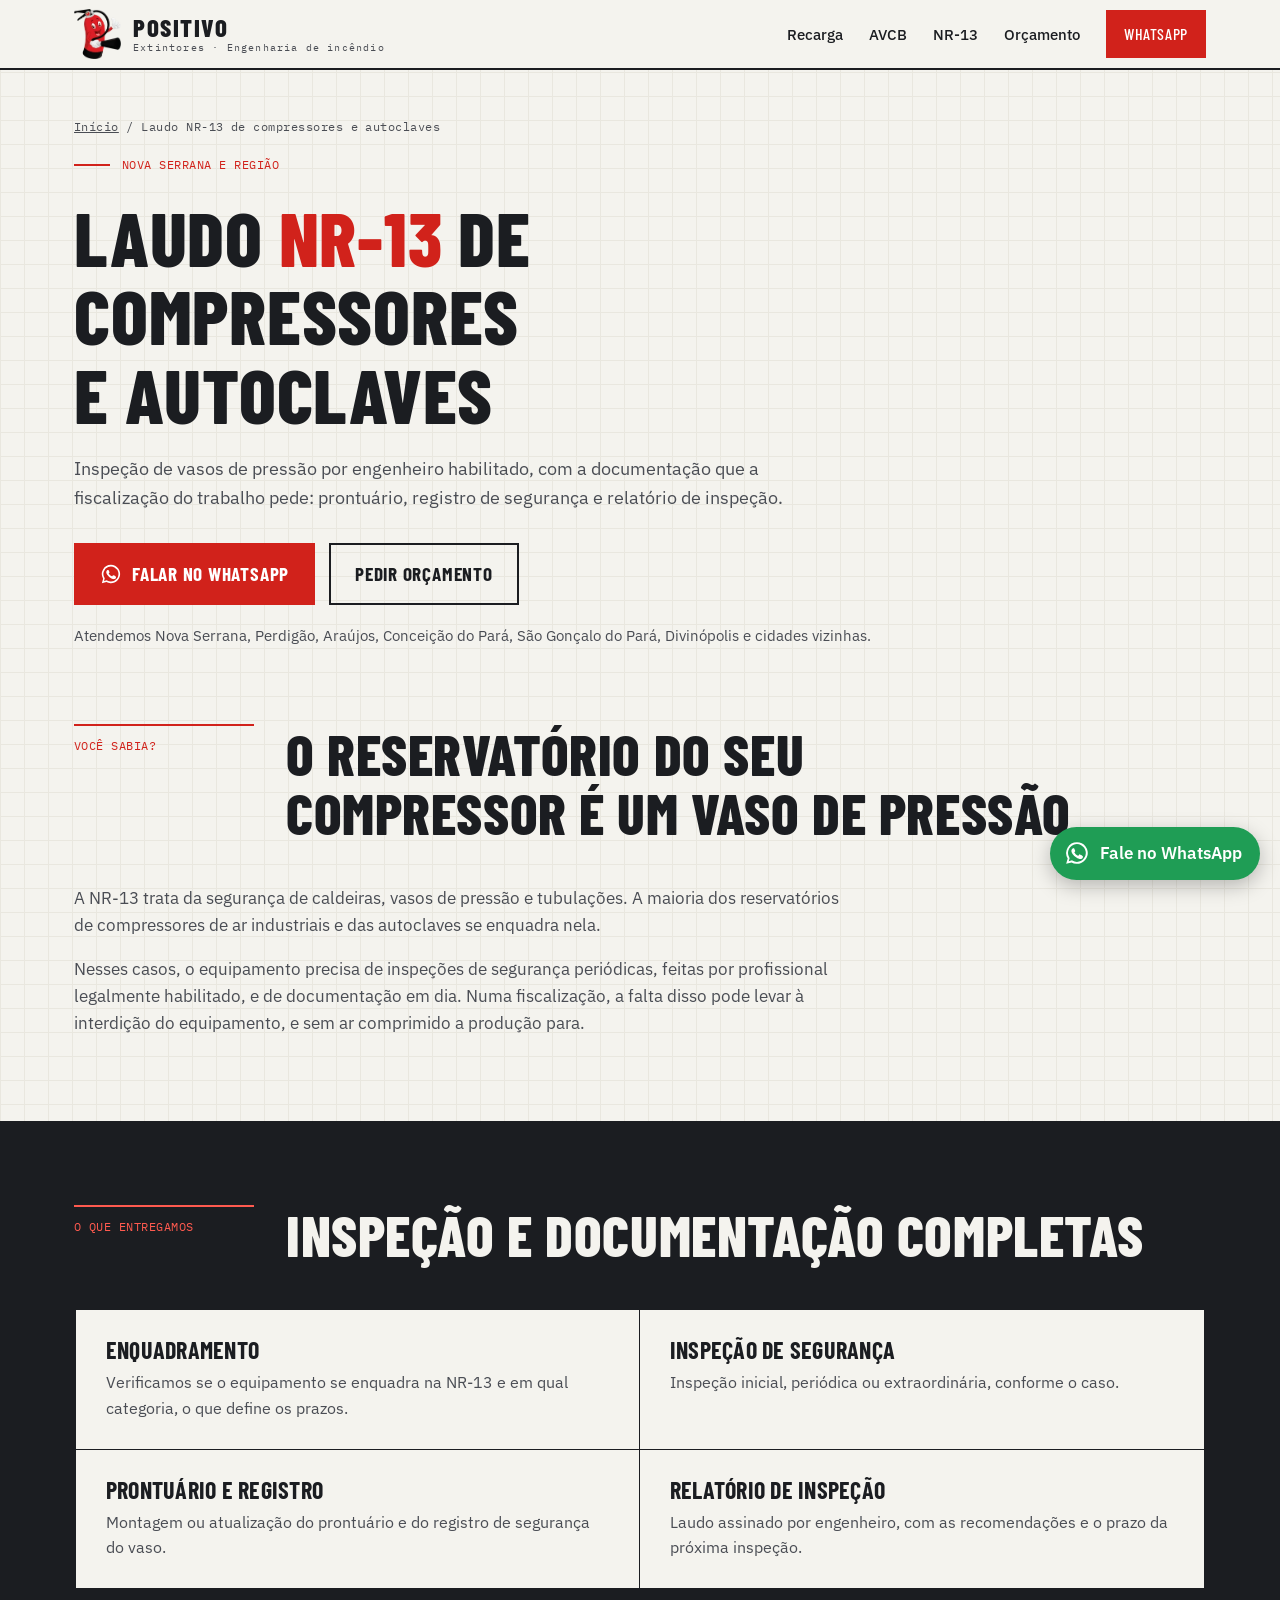
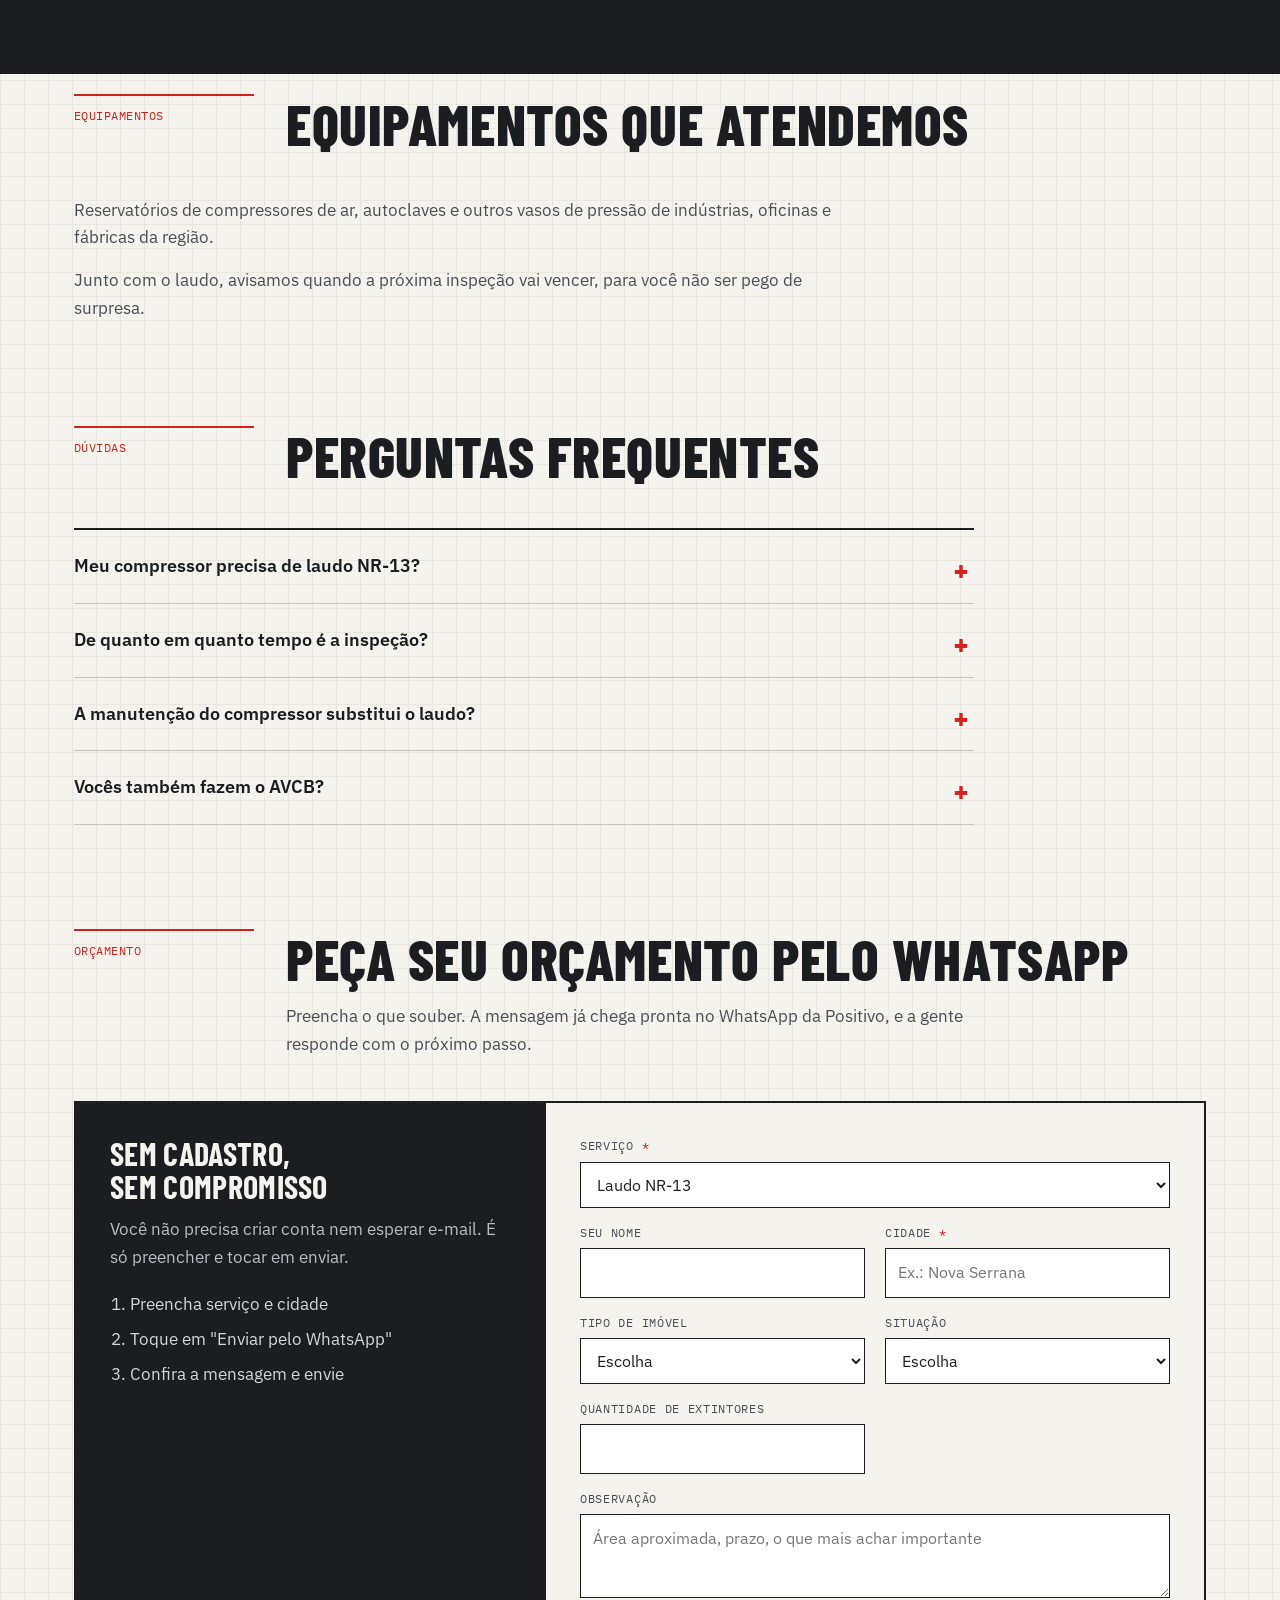
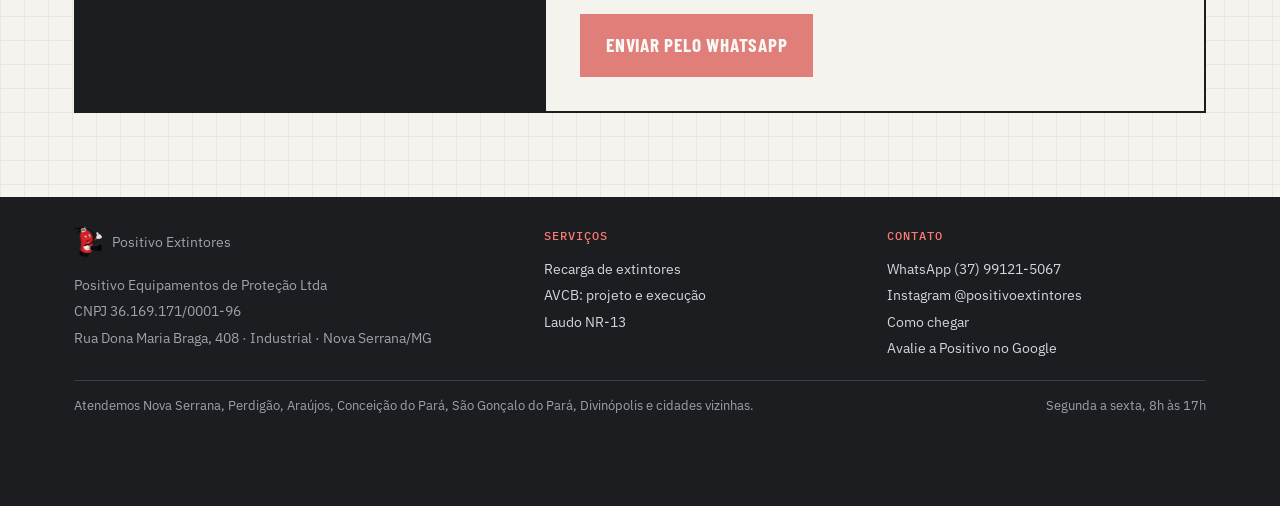
<file: laudo-nr-13/index.html>
<!DOCTYPE html>
<html lang="pt-BR">
<head>
<meta charset="utf-8">
<meta name="viewport" content="width=device-width, initial-scale=1">
<title>Laudo NR-13 de compressores e autoclaves | Positivo Extintores</title>
<meta name="description" content="Inspeção e laudo NR-13 de vasos de pressão em Nova Serrana e região: reservatórios de compressores de ar e autoclaves, com engenheiro habilitado.">
<link rel="canonical" href="https://positivoextintores.com.br/laudo-nr-13/">
<meta property="og:title" content="Laudo NR-13 de compressores e autoclaves | Positivo Extintores">
<meta property="og:description" content="Inspeção e laudo NR-13 de vasos de pressão em Nova Serrana e região: reservatórios de compressores de ar e autoclaves, com engenheiro habilitado.">
<meta property="og:type" content="website">
<meta property="og:locale" content="pt_BR">
<link rel="icon" type="image/png" href="../assets/favicon.png">
<link rel="preconnect" href="https://fonts.googleapis.com">
<link rel="preconnect" href="https://fonts.gstatic.com" crossorigin>
<link href="https://fonts.googleapis.com/css2?family=Barlow+Condensed:wght@600;700;800&family=IBM+Plex+Mono:wght@400;500&family=IBM+Plex+Sans:wght@400;500;600&display=swap" rel="stylesheet">
<link rel="stylesheet" href="../assets/style.css">
<script type="application/ld+json">{"@context": "https://schema.org", "@type": "Service", "name": "Laudo NR-13 de compressores e autoclaves", "areaServed": "Nova Serrana e região, Minas Gerais", "provider": {"@type": "LocalBusiness", "name": "Positivo Extintores", "telephone": "+55-37-99121-5067", "address": {"@type": "PostalAddress", "streetAddress": "Rua Dona Maria Braga, 408", "addressLocality": "Nova Serrana", "addressRegion": "MG", "postalCode": "35526-814", "addressCountry": "BR"}}}</script>
<script type="application/ld+json">{"@context": "https://schema.org", "@type": "FAQPage", "mainEntity": [{"@type": "Question", "name": "Meu compressor precisa de laudo NR-13?", "acceptedAnswer": {"@type": "Answer", "text": "A maioria dos compressores industriais se enquadra, porque o reservatório de ar é um vaso de pressão. O enquadramento depende da pressão e do volume. Na visita verificamos o seu equipamento."}}, {"@type": "Question", "name": "De quanto em quanto tempo é a inspeção?", "acceptedAnswer": {"@type": "Answer", "text": "O prazo depende da categoria do vaso e das condições da empresa, conforme a NR-13. O relatório de inspeção já informa a data da próxima."}}, {"@type": "Question", "name": "A manutenção do compressor substitui o laudo?", "acceptedAnswer": {"@type": "Answer", "text": "Não. A manutenção cuida do funcionamento; a inspeção da NR-13 avalia a segurança do vaso e gera a documentação exigida."}}, {"@type": "Question", "name": "Vocês também fazem o AVCB?", "acceptedAnswer": {"@type": "Answer", "text": "Sim. Muitas indústrias resolvem as duas coisas com a gente: NR-13 dos vasos de pressão e AVCB da edificação."}}]}</script>
</head>
<body>
<header class="top">
  <div class="wrap">
    <a class="brand" href="../" aria-label="Positivo Extintores, início">
      <img class="brand-logo" src="../assets/logo.webp" width="45" height="48" alt="">
      <span class="brand-name">POSITIVO<small>Extintores · Engenharia de incêndio</small></span>
    </a>
    <nav class="links" aria-label="Navegação principal">
      <a href="../recarga-de-extintores/">Recarga</a>
      <a href="../avcb/">AVCB</a>
      <a href="../laudo-nr-13/">NR-13</a>
      <a href="#orcamento">Orçamento</a>
      <a class="btn btn-primary" href="https://wa.me/5537991215067">WhatsApp</a>
    </nav>
  </div>
</header>
<main>
<section class="hero-servico">
  <div class="wrap">
    <p class="trilha"><a href="../">Início</a> / Laudo NR-13 de compressores e autoclaves</p>
    <p class="kicker mono">Nova Serrana e região</p>
    <h1>Laudo <em>NR-13</em> de compressores e autoclaves</h1>
    <p class="lead">Inspeção de vasos de pressão por engenheiro habilitado, com a documentação que a fiscalização do trabalho pede: prontuário, registro de segurança e relatório de inspeção.</p>
    <div class="ctas">
      <a class="btn btn-primary" href="https://wa.me/5537991215067?text=Ol%C3%A1!%20Vim%20pelo%20site%20e%20quero%20or%C3%A7amento%20de%20laudo%20NR-13."><svg viewBox="0 0 24 24" fill="currentColor" aria-hidden="true"><path d="M12 2a10 10 0 0 0-8.6 15.1L2 22l5-1.3A10 10 0 1 0 12 2zm0 18.2c-1.5 0-3-.4-4.3-1.2l-.3-.2-3 .8.8-2.9-.2-.3A8.2 8.2 0 1 1 12 20.2zm4.5-6.1c-.2-.1-1.5-.7-1.7-.8s-.4-.1-.6.1-.7.8-.8 1-.3.2-.5.1a6.7 6.7 0 0 1-3.3-2.9c-.3-.4.3-.4.7-1.3.1-.2 0-.3 0-.4l-.8-1.8c-.2-.5-.4-.4-.6-.4h-.5a1 1 0 0 0-.7.3 3 3 0 0 0-.9 2.2 5.2 5.2 0 0 0 1.1 2.7 11.8 11.8 0 0 0 4.5 4c1.7.7 2.3.8 3.2.6.5-.1 1.5-.6 1.7-1.2s.2-1.1.2-1.2-.2-.2-.5-.3z"/></svg> Falar no WhatsApp</a>
      <a class="btn btn-ghost" href="#orcamento">Pedir orçamento</a>
    </div>
    <p class="cidades">Atendemos Nova Serrana, Perdigão, Araújos, Conceição do Pará, São Gonçalo do Pará, Divinópolis e cidades vizinhas.</p>
  </div>
</section>
<section style="padding-top:20px">
  <div class="wrap">
    <div class="sec-head"><span class="mono">Você sabia?</span><div><h2>O reservatório do seu compressor é um vaso de pressão</h2></div></div>
    <div class="texto"><p>A NR-13 trata da segurança de caldeiras, vasos de pressão e tubulações. A maioria dos reservatórios de compressores de ar industriais e das autoclaves se enquadra nela.</p><p>Nesses casos, o equipamento precisa de inspeções de segurança periódicas, feitas por profissional legalmente habilitado, e de documentação em dia. Numa fiscalização, a falta disso pode levar à interdição do equipamento, e sem ar comprimido a produção para.</p></div>
  </div>
</section>
<section class="band">
  <div class="wrap">
    <div class="sec-head"><span class="mono">O que entregamos</span><div><h2>Inspeção e documentação completas</h2></div></div>
    <div class="lista-grid"><div><h3>Enquadramento</h3><p>Verificamos se o equipamento se enquadra na NR-13 e em qual categoria, o que define os prazos.</p></div><div><h3>Inspeção de segurança</h3><p>Inspeção inicial, periódica ou extraordinária, conforme o caso.</p></div><div><h3>Prontuário e registro</h3><p>Montagem ou atualização do prontuário e do registro de segurança do vaso.</p></div><div><h3>Relatório de inspeção</h3><p>Laudo assinado por engenheiro, com as recomendações e o prazo da próxima inspeção.</p></div></div>
  </div>
</section>
<section style="padding-top:20px">
  <div class="wrap">
    <div class="sec-head"><span class="mono">Equipamentos</span><div><h2>Equipamentos que atendemos</h2></div></div>
    <div class="texto"><p>Reservatórios de compressores de ar, autoclaves e outros vasos de pressão de indústrias, oficinas e fábricas da região.</p><p>Junto com o laudo, avisamos quando a próxima inspeção vai vencer, para você não ser pego de surpresa.</p></div>
  </div>
</section>

<section id="duvidas" aria-labelledby="faq-t" style="padding-top:20px">
  <div class="wrap">
    <div class="sec-head"><span class="mono">Dúvidas</span><div><h2 id="faq-t">Perguntas frequentes</h2></div></div>
    <div class="faq">
<details><summary>Meu compressor precisa de laudo NR-13?</summary><p>A maioria dos compressores industriais se enquadra, porque o reservatório de ar é um vaso de pressão. O enquadramento depende da pressão e do volume. Na visita verificamos o seu equipamento.</p></details>
<details><summary>De quanto em quanto tempo é a inspeção?</summary><p>O prazo depende da categoria do vaso e das condições da empresa, conforme a NR-13. O relatório de inspeção já informa a data da próxima.</p></details>
<details><summary>A manutenção do compressor substitui o laudo?</summary><p>Não. A manutenção cuida do funcionamento; a inspeção da NR-13 avalia a segurança do vaso e gera a documentação exigida.</p></details>
<details><summary>Vocês também fazem o AVCB?</summary><p>Sim. Muitas indústrias resolvem as duas coisas com a gente: NR-13 dos vasos de pressão e AVCB da edificação.</p></details>
    </div>
  </div>
</section>

<section id="orcamento" class="orc" aria-labelledby="orc-t">
  <div class="wrap">
    <div class="sec-head">
      <span class="mono">Orçamento</span>
      <div>
        <h2 id="orc-t">Peça seu orçamento pelo WhatsApp</h2>
        <p>Preencha o que souber. A mensagem já chega pronta no WhatsApp da Positivo, e a gente responde com o próximo passo.</p>
      </div>
    </div>
    <div class="orc-box">
      <div class="orc-lado">
        <h3>Sem cadastro, sem compromisso</h3>
        <p>Você não precisa criar conta nem esperar e-mail. É só preencher e tocar em enviar.</p>
        <ol>
          <li>Preencha serviço e cidade</li>
          <li>Toque em "Enviar pelo WhatsApp"</li>
          <li>Confira a mensagem e envie</li>
        </ol>
      </div>
      <form id="orc-form" class="orc-form" novalidate>
        <div class="campo full">
          <label for="orc-servico">Serviço <span class="req">*</span></label>
          <select id="orc-servico" name="servico" required>
            <option value="">Escolha o serviço</option>
            <option>Recarga e manutenção de extintores</option><option>Compra de extintores</option><option>AVCB: projeto e regularização</option><option selected>Laudo NR-13</option><option>Outro</option>
          </select>
        </div>
        <div class="campo">
          <label for="orc-nome">Seu nome</label>
          <input id="orc-nome" name="nome" type="text" autocomplete="name">
        </div>
        <div class="campo">
          <label for="orc-cidade">Cidade <span class="req">*</span></label>
          <input id="orc-cidade" name="cidade" type="text" autocomplete="address-level2" placeholder="Ex.: Nova Serrana" required>
        </div>
        <div class="campo">
          <label for="orc-imovel">Tipo de imóvel</label>
          <select id="orc-imovel" name="imovel">
            <option value="">Escolha</option>
            <option>Indústria ou fábrica</option>
            <option>Galpão</option>
            <option>Comércio ou loja</option>
            <option>Condomínio</option>
            <option>Veículo</option>
            <option>Outro</option>
          </select>
        </div>
        <div class="campo">
          <label for="orc-situacao">Situação</label>
          <select id="orc-situacao" name="situacao">
            <option value="">Escolha</option>
            <option>Extintores vencidos ou para recarga</option>
            <option>AVCB vencido</option>
            <option>Nunca teve AVCB</option>
            <option>Compressor ou autoclave sem laudo</option>
            <option>Não sei, quero um diagnóstico</option>
          </select>
        </div>
        <div class="campo">
          <label for="orc-qtd">Quantidade de extintores</label>
          <input id="orc-qtd" name="qtd" type="number" min="1" inputmode="numeric">
        </div>
        <div class="campo full">
          <label for="orc-obs">Observação</label>
          <textarea id="orc-obs" name="obs" placeholder="Área aproximada, prazo, o que mais achar importante"></textarea>
        </div>
        <div class="orc-acoes">
          <a id="orc-enviar" class="btn btn-primary is-off" href="https://wa.me/5537991215067" target="_blank" rel="noopener" aria-disabled="true">Enviar pelo WhatsApp</a>
          <span id="orc-aviso" class="orc-aviso" hidden>Preencha o serviço e a cidade para enviar.</span>
        </div>
      </form>
    </div>
  </div>
</section>

</main>
<footer>
  <div class="wrap">
    <div class="foot-grid">
      <div>
        <span class="foot-brand"><img src="../assets/logo.webp" width="28" height="30" alt="">Positivo Extintores</span>
        <p style="margin-top:10px">Positivo Equipamentos de Proteção Ltda</p>
        <p>CNPJ 36.169.171/0001-96</p>
        <p>Rua Dona Maria Braga, 408 · Industrial · Nova Serrana/MG</p>
      </div>
      <div>
        <h4>Serviços</h4>
        <a href="../recarga-de-extintores/">Recarga de extintores</a>
        <a href="../avcb/">AVCB: projeto e execução</a>
        <a href="../laudo-nr-13/">Laudo NR-13</a>
      </div>
      <div>
        <h4>Contato</h4>
        <a href="https://wa.me/5537991215067">WhatsApp (37) 99121-5067</a>
        <a href="https://www.instagram.com/positivoextintores/">Instagram @positivoextintores</a>
        <a href="https://www.google.com/maps/search/?api=1&amp;query=Positivo+Extintores+Nova+Serrana&amp;query_place_id=ChIJW2hMnmtXpwARVXYED3CUJIw">Como chegar</a>
        <a href="../avaliar/">Avalie a Positivo no Google</a>
      </div>
    </div>
    <div class="foot-base">
      <span>Atendemos Nova Serrana, Perdigão, Araújos, Conceição do Pará, São Gonçalo do Pará, Divinópolis e cidades vizinhas.</span>
      <span>Segunda a sexta, 8h às 17h</span>
    </div>
  </div>
</footer>
<a class="wa-float" href="https://wa.me/5537991215067?text=Ol%C3%A1!%20Vim%20pelo%20site%20e%20quero%20um%20diagn%C3%B3stico%20de%20AVCB%2FNR-13." aria-label="Falar no WhatsApp">
  <svg viewBox="0 0 24 24" fill="currentColor" aria-hidden="true"><path d="M12 2a10 10 0 0 0-8.6 15.1L2 22l5-1.3A10 10 0 1 0 12 2zm0 18.2c-1.5 0-3-.4-4.3-1.2l-.3-.2-3 .8.8-2.9-.2-.3A8.2 8.2 0 1 1 12 20.2zm4.5-6.1c-.2-.1-1.5-.7-1.7-.8s-.4-.1-.6.1-.7.8-.8 1-.3.2-.5.1a6.7 6.7 0 0 1-3.3-2.9c-.3-.4.3-.4.7-1.3.1-.2 0-.3 0-.4l-.8-1.8c-.2-.5-.4-.4-.6-.4h-.5a1 1 0 0 0-.7.3 3 3 0 0 0-.9 2.2 5.2 5.2 0 0 0 1.1 2.7 11.8 11.8 0 0 0 4.5 4c1.7.7 2.3.8 3.2.6.5-.1 1.5-.6 1.7-1.2s.2-1.1.2-1.2-.2-.2-.5-.3z"/></svg>
  <span>Fale no WhatsApp</span>
</a>
<script src="../assets/orcamento.js"></script>
</body>
</html>
</file>
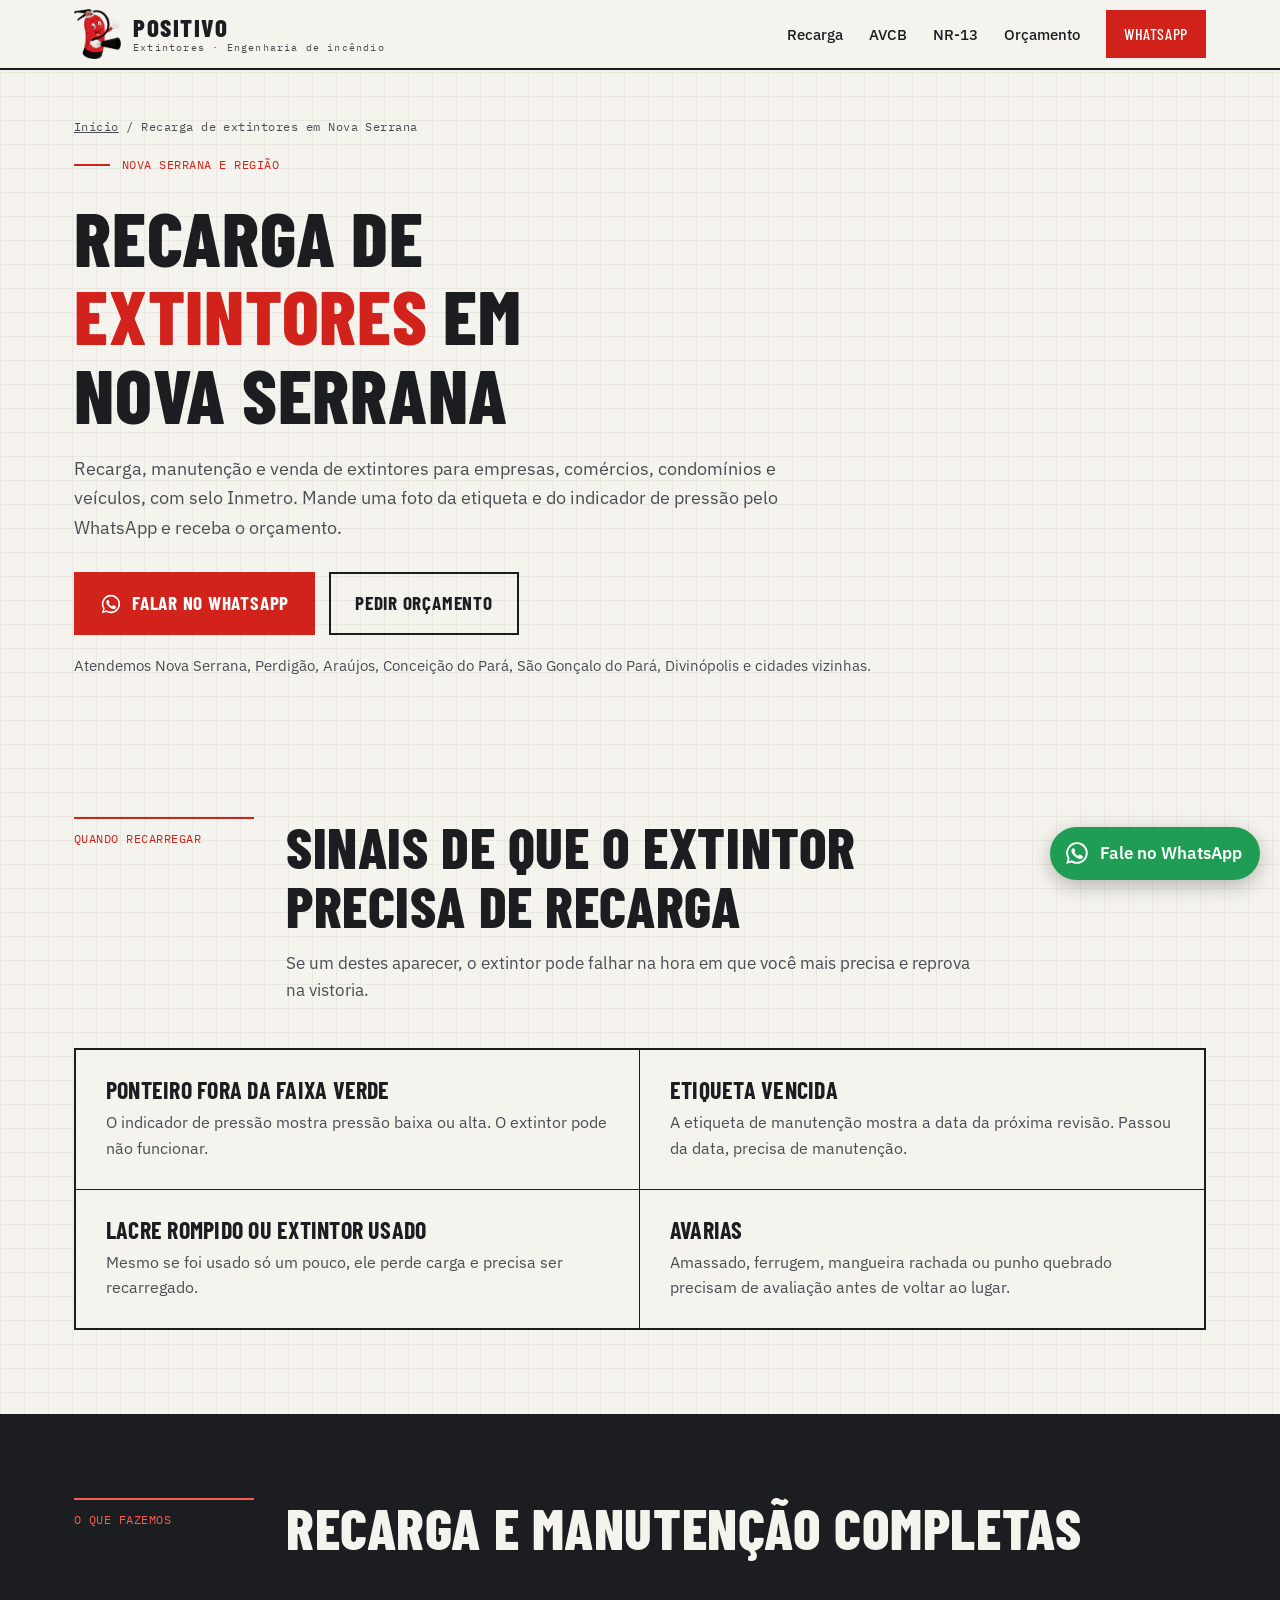
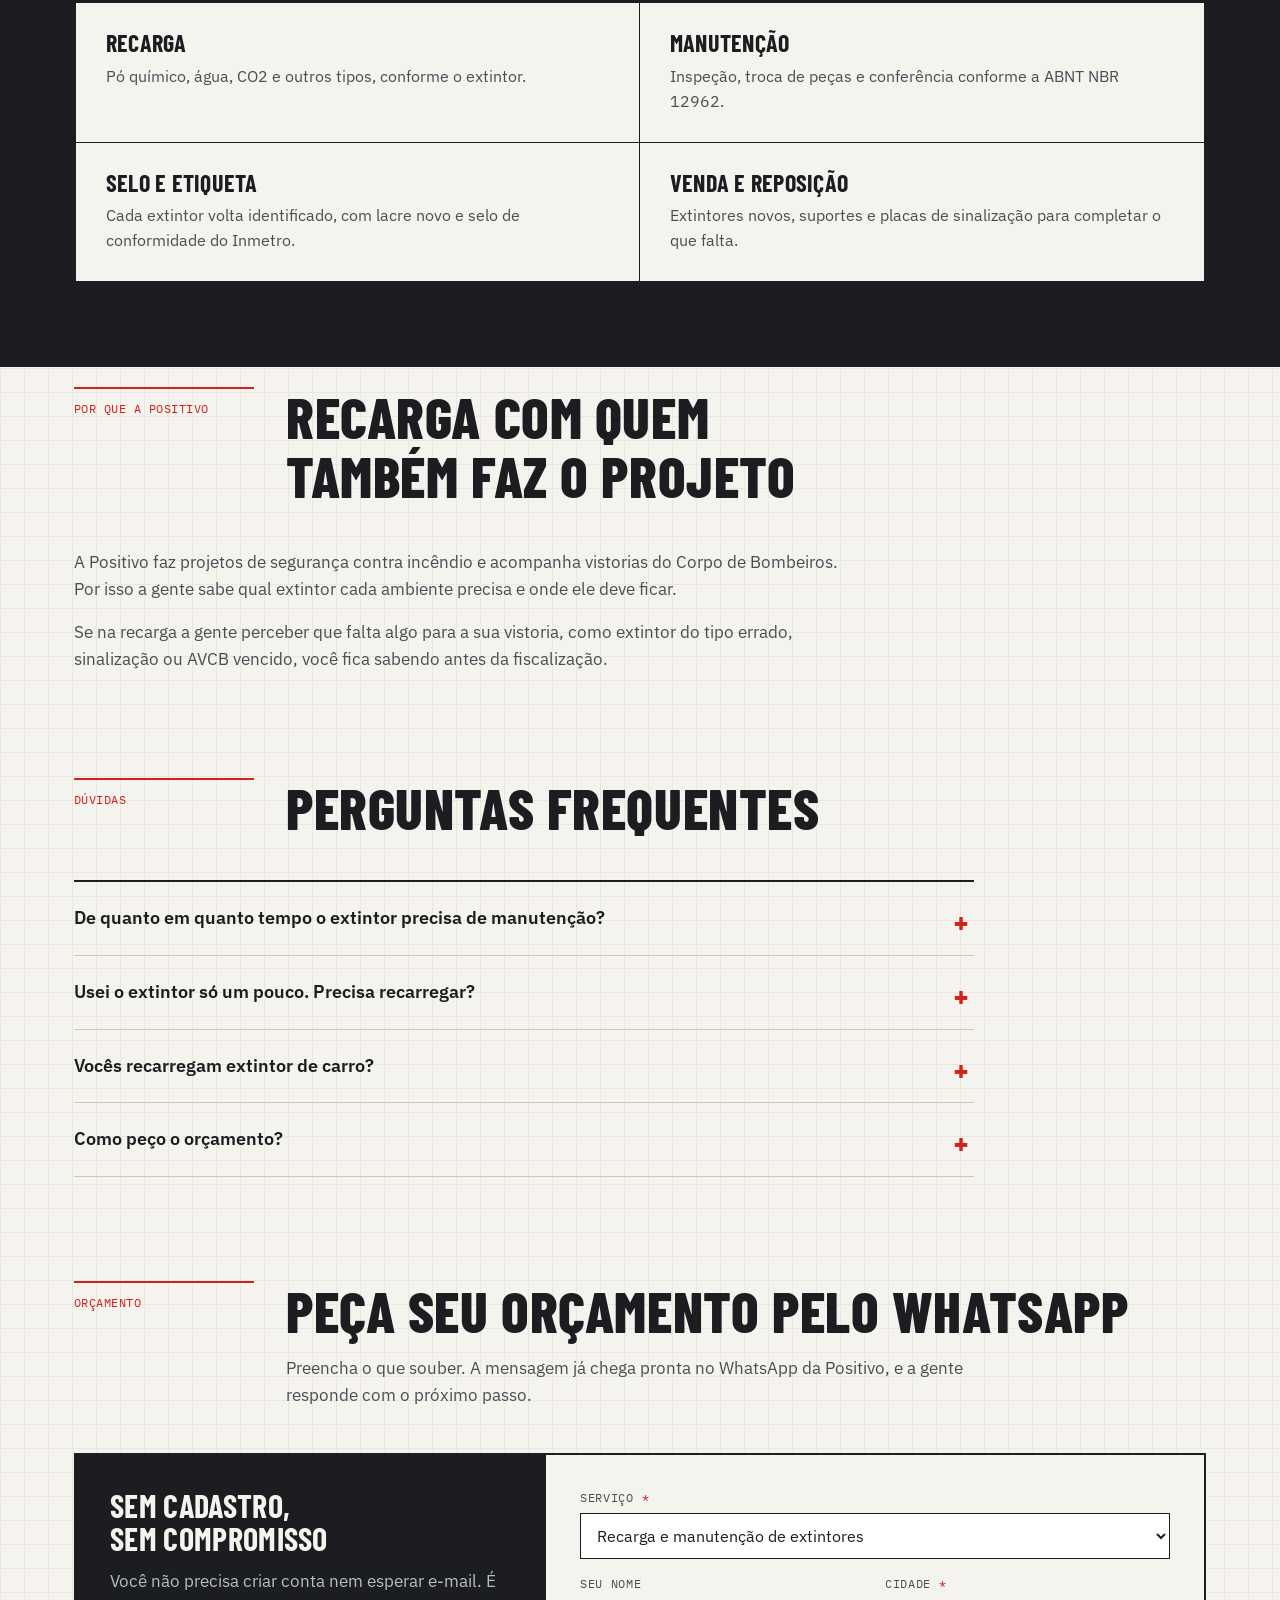
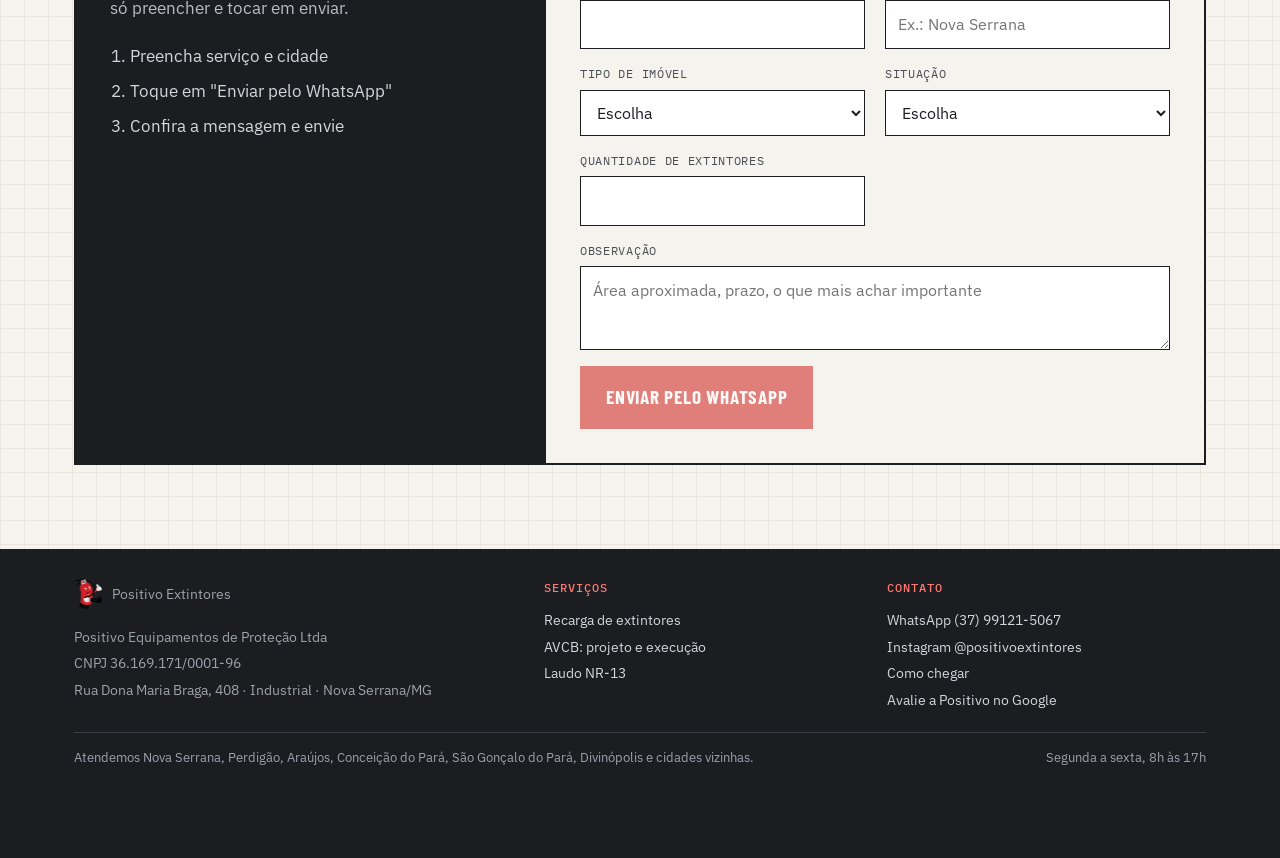
<file: recarga-de-extintores/index.html>
<!DOCTYPE html>
<html lang="pt-BR">
<head>
<meta charset="utf-8">
<meta name="viewport" content="width=device-width, initial-scale=1">
<title>Recarga de extintores em Nova Serrana | Positivo Extintores</title>
<meta name="description" content="Recarga, manutenção e venda de extintores em Nova Serrana e região, com selo Inmetro. Mande a foto da etiqueta pelo WhatsApp e receba o orçamento.">
<link rel="canonical" href="https://positivoextintores.com.br/recarga-de-extintores/">
<meta property="og:title" content="Recarga de extintores em Nova Serrana | Positivo Extintores">
<meta property="og:description" content="Recarga, manutenção e venda de extintores em Nova Serrana e região, com selo Inmetro. Mande a foto da etiqueta pelo WhatsApp e receba o orçamento.">
<meta property="og:type" content="website">
<meta property="og:locale" content="pt_BR">
<link rel="icon" type="image/png" href="../assets/favicon.png">
<link rel="preconnect" href="https://fonts.googleapis.com">
<link rel="preconnect" href="https://fonts.gstatic.com" crossorigin>
<link href="https://fonts.googleapis.com/css2?family=Barlow+Condensed:wght@600;700;800&family=IBM+Plex+Mono:wght@400;500&family=IBM+Plex+Sans:wght@400;500;600&display=swap" rel="stylesheet">
<link rel="stylesheet" href="../assets/style.css">
<script type="application/ld+json">{"@context": "https://schema.org", "@type": "Service", "name": "Recarga de extintores em Nova Serrana", "areaServed": "Nova Serrana e região, Minas Gerais", "provider": {"@type": "LocalBusiness", "name": "Positivo Extintores", "telephone": "+55-37-99121-5067", "address": {"@type": "PostalAddress", "streetAddress": "Rua Dona Maria Braga, 408", "addressLocality": "Nova Serrana", "addressRegion": "MG", "postalCode": "35526-814", "addressCountry": "BR"}}}</script>
<script type="application/ld+json">{"@context": "https://schema.org", "@type": "FAQPage", "mainEntity": [{"@type": "Question", "name": "De quanto em quanto tempo o extintor precisa de manutenção?", "acceptedAnswer": {"@type": "Answer", "text": "A data da próxima manutenção vem na etiqueta do próprio extintor. Além disso, vale olhar o indicador de pressão e o lacre com frequência. Na dúvida, mande uma foto da etiqueta no WhatsApp que a gente avalia."}}, {"@type": "Question", "name": "Usei o extintor só um pouco. Precisa recarregar?", "acceptedAnswer": {"@type": "Answer", "text": "Sim. Depois de qualquer uso, mesmo rápido, o extintor perde pressão e carga e precisa ser recarregado."}}, {"@type": "Question", "name": "Vocês recarregam extintor de carro?", "acceptedAnswer": {"@type": "Answer", "text": "Sim, atendemos também extintores veiculares. Fale com a gente pelo WhatsApp com o tipo e a data da etiqueta."}}, {"@type": "Question", "name": "Como peço o orçamento?", "acceptedAnswer": {"@type": "Answer", "text": "Mande uma foto da etiqueta e do indicador de pressão, ou preencha o formulário desta página com a quantidade de extintores. A mensagem chega direto no WhatsApp."}}]}</script>
</head>
<body>
<header class="top">
  <div class="wrap">
    <a class="brand" href="../" aria-label="Positivo Extintores, início">
      <img class="brand-logo" src="../assets/logo.webp" width="45" height="48" alt="">
      <span class="brand-name">POSITIVO<small>Extintores · Engenharia de incêndio</small></span>
    </a>
    <nav class="links" aria-label="Navegação principal">
      <a href="../recarga-de-extintores/">Recarga</a>
      <a href="../avcb/">AVCB</a>
      <a href="../laudo-nr-13/">NR-13</a>
      <a href="#orcamento">Orçamento</a>
      <a class="btn btn-primary" href="https://wa.me/5537991215067">WhatsApp</a>
    </nav>
  </div>
</header>
<main>
<section class="hero-servico">
  <div class="wrap">
    <p class="trilha"><a href="../">Início</a> / Recarga de extintores em Nova Serrana</p>
    <p class="kicker mono">Nova Serrana e região</p>
    <h1>Recarga de <em>extintores</em> em Nova Serrana</h1>
    <p class="lead">Recarga, manutenção e venda de extintores para empresas, comércios, condomínios e veículos, com selo Inmetro. Mande uma foto da etiqueta e do indicador de pressão pelo WhatsApp e receba o orçamento.</p>
    <div class="ctas">
      <a class="btn btn-primary" href="https://wa.me/5537991215067?text=Ol%C3%A1!%20Vim%20pelo%20site%20e%20quero%20or%C3%A7amento%20de%20recarga%20de%20extintores."><svg viewBox="0 0 24 24" fill="currentColor" aria-hidden="true"><path d="M12 2a10 10 0 0 0-8.6 15.1L2 22l5-1.3A10 10 0 1 0 12 2zm0 18.2c-1.5 0-3-.4-4.3-1.2l-.3-.2-3 .8.8-2.9-.2-.3A8.2 8.2 0 1 1 12 20.2zm4.5-6.1c-.2-.1-1.5-.7-1.7-.8s-.4-.1-.6.1-.7.8-.8 1-.3.2-.5.1a6.7 6.7 0 0 1-3.3-2.9c-.3-.4.3-.4.7-1.3.1-.2 0-.3 0-.4l-.8-1.8c-.2-.5-.4-.4-.6-.4h-.5a1 1 0 0 0-.7.3 3 3 0 0 0-.9 2.2 5.2 5.2 0 0 0 1.1 2.7 11.8 11.8 0 0 0 4.5 4c1.7.7 2.3.8 3.2.6.5-.1 1.5-.6 1.7-1.2s.2-1.1.2-1.2-.2-.2-.5-.3z"/></svg> Falar no WhatsApp</a>
      <a class="btn btn-ghost" href="#orcamento">Pedir orçamento</a>
    </div>
    <p class="cidades">Atendemos Nova Serrana, Perdigão, Araújos, Conceição do Pará, São Gonçalo do Pará, Divinópolis e cidades vizinhas.</p>
  </div>
</section>
<section>
  <div class="wrap">
    <div class="sec-head"><span class="mono">Quando recarregar</span><div><h2>Sinais de que o extintor precisa de recarga</h2><p>Se um destes aparecer, o extintor pode falhar na hora em que você mais precisa e reprova na vistoria.</p></div></div>
    <div class="lista-grid"><div><h3>Ponteiro fora da faixa verde</h3><p>O indicador de pressão mostra pressão baixa ou alta. O extintor pode não funcionar.</p></div><div><h3>Etiqueta vencida</h3><p>A etiqueta de manutenção mostra a data da próxima revisão. Passou da data, precisa de manutenção.</p></div><div><h3>Lacre rompido ou extintor usado</h3><p>Mesmo se foi usado só um pouco, ele perde carga e precisa ser recarregado.</p></div><div><h3>Avarias</h3><p>Amassado, ferrugem, mangueira rachada ou punho quebrado precisam de avaliação antes de voltar ao lugar.</p></div></div>
  </div>
</section>
<section class="band">
  <div class="wrap">
    <div class="sec-head"><span class="mono">O que fazemos</span><div><h2>Recarga e manutenção completas</h2></div></div>
    <div class="lista-grid"><div><h3>Recarga</h3><p>Pó químico, água, CO2 e outros tipos, conforme o extintor.</p></div><div><h3>Manutenção</h3><p>Inspeção, troca de peças e conferência conforme a ABNT NBR 12962.</p></div><div><h3>Selo e etiqueta</h3><p>Cada extintor volta identificado, com lacre novo e selo de conformidade do Inmetro.</p></div><div><h3>Venda e reposição</h3><p>Extintores novos, suportes e placas de sinalização para completar o que falta.</p></div></div>
  </div>
</section>
<section style="padding-top:20px">
  <div class="wrap">
    <div class="sec-head"><span class="mono">Por que a Positivo</span><div><h2>Recarga com quem também faz o projeto</h2></div></div>
    <div class="texto"><p>A Positivo faz projetos de segurança contra incêndio e acompanha vistorias do Corpo de Bombeiros. Por isso a gente sabe qual extintor cada ambiente precisa e onde ele deve ficar.</p><p>Se na recarga a gente perceber que falta algo para a sua vistoria, como extintor do tipo errado, sinalização ou AVCB vencido, você fica sabendo antes da fiscalização.</p></div>
  </div>
</section>

<section id="duvidas" aria-labelledby="faq-t" style="padding-top:20px">
  <div class="wrap">
    <div class="sec-head"><span class="mono">Dúvidas</span><div><h2 id="faq-t">Perguntas frequentes</h2></div></div>
    <div class="faq">
<details><summary>De quanto em quanto tempo o extintor precisa de manutenção?</summary><p>A data da próxima manutenção vem na etiqueta do próprio extintor. Além disso, vale olhar o indicador de pressão e o lacre com frequência. Na dúvida, mande uma foto da etiqueta no WhatsApp que a gente avalia.</p></details>
<details><summary>Usei o extintor só um pouco. Precisa recarregar?</summary><p>Sim. Depois de qualquer uso, mesmo rápido, o extintor perde pressão e carga e precisa ser recarregado.</p></details>
<details><summary>Vocês recarregam extintor de carro?</summary><p>Sim, atendemos também extintores veiculares. Fale com a gente pelo WhatsApp com o tipo e a data da etiqueta.</p></details>
<details><summary>Como peço o orçamento?</summary><p>Mande uma foto da etiqueta e do indicador de pressão, ou preencha o formulário desta página com a quantidade de extintores. A mensagem chega direto no WhatsApp.</p></details>
    </div>
  </div>
</section>

<section id="orcamento" class="orc" aria-labelledby="orc-t">
  <div class="wrap">
    <div class="sec-head">
      <span class="mono">Orçamento</span>
      <div>
        <h2 id="orc-t">Peça seu orçamento pelo WhatsApp</h2>
        <p>Preencha o que souber. A mensagem já chega pronta no WhatsApp da Positivo, e a gente responde com o próximo passo.</p>
      </div>
    </div>
    <div class="orc-box">
      <div class="orc-lado">
        <h3>Sem cadastro, sem compromisso</h3>
        <p>Você não precisa criar conta nem esperar e-mail. É só preencher e tocar em enviar.</p>
        <ol>
          <li>Preencha serviço e cidade</li>
          <li>Toque em "Enviar pelo WhatsApp"</li>
          <li>Confira a mensagem e envie</li>
        </ol>
      </div>
      <form id="orc-form" class="orc-form" novalidate>
        <div class="campo full">
          <label for="orc-servico">Serviço <span class="req">*</span></label>
          <select id="orc-servico" name="servico" required>
            <option value="">Escolha o serviço</option>
            <option selected>Recarga e manutenção de extintores</option><option>Compra de extintores</option><option>AVCB: projeto e regularização</option><option>Laudo NR-13</option><option>Outro</option>
          </select>
        </div>
        <div class="campo">
          <label for="orc-nome">Seu nome</label>
          <input id="orc-nome" name="nome" type="text" autocomplete="name">
        </div>
        <div class="campo">
          <label for="orc-cidade">Cidade <span class="req">*</span></label>
          <input id="orc-cidade" name="cidade" type="text" autocomplete="address-level2" placeholder="Ex.: Nova Serrana" required>
        </div>
        <div class="campo">
          <label for="orc-imovel">Tipo de imóvel</label>
          <select id="orc-imovel" name="imovel">
            <option value="">Escolha</option>
            <option>Indústria ou fábrica</option>
            <option>Galpão</option>
            <option>Comércio ou loja</option>
            <option>Condomínio</option>
            <option>Veículo</option>
            <option>Outro</option>
          </select>
        </div>
        <div class="campo">
          <label for="orc-situacao">Situação</label>
          <select id="orc-situacao" name="situacao">
            <option value="">Escolha</option>
            <option>Extintores vencidos ou para recarga</option>
            <option>AVCB vencido</option>
            <option>Nunca teve AVCB</option>
            <option>Compressor ou autoclave sem laudo</option>
            <option>Não sei, quero um diagnóstico</option>
          </select>
        </div>
        <div class="campo">
          <label for="orc-qtd">Quantidade de extintores</label>
          <input id="orc-qtd" name="qtd" type="number" min="1" inputmode="numeric">
        </div>
        <div class="campo full">
          <label for="orc-obs">Observação</label>
          <textarea id="orc-obs" name="obs" placeholder="Área aproximada, prazo, o que mais achar importante"></textarea>
        </div>
        <div class="orc-acoes">
          <a id="orc-enviar" class="btn btn-primary is-off" href="https://wa.me/5537991215067" target="_blank" rel="noopener" aria-disabled="true">Enviar pelo WhatsApp</a>
          <span id="orc-aviso" class="orc-aviso" hidden>Preencha o serviço e a cidade para enviar.</span>
        </div>
      </form>
    </div>
  </div>
</section>

</main>
<footer>
  <div class="wrap">
    <div class="foot-grid">
      <div>
        <span class="foot-brand"><img src="../assets/logo.webp" width="28" height="30" alt="">Positivo Extintores</span>
        <p style="margin-top:10px">Positivo Equipamentos de Proteção Ltda</p>
        <p>CNPJ 36.169.171/0001-96</p>
        <p>Rua Dona Maria Braga, 408 · Industrial · Nova Serrana/MG</p>
      </div>
      <div>
        <h4>Serviços</h4>
        <a href="../recarga-de-extintores/">Recarga de extintores</a>
        <a href="../avcb/">AVCB: projeto e execução</a>
        <a href="../laudo-nr-13/">Laudo NR-13</a>
      </div>
      <div>
        <h4>Contato</h4>
        <a href="https://wa.me/5537991215067">WhatsApp (37) 99121-5067</a>
        <a href="https://www.instagram.com/positivoextintores/">Instagram @positivoextintores</a>
        <a href="https://www.google.com/maps/search/?api=1&amp;query=Positivo+Extintores+Nova+Serrana&amp;query_place_id=ChIJW2hMnmtXpwARVXYED3CUJIw">Como chegar</a>
        <a href="../avaliar/">Avalie a Positivo no Google</a>
      </div>
    </div>
    <div class="foot-base">
      <span>Atendemos Nova Serrana, Perdigão, Araújos, Conceição do Pará, São Gonçalo do Pará, Divinópolis e cidades vizinhas.</span>
      <span>Segunda a sexta, 8h às 17h</span>
    </div>
  </div>
</footer>
<a class="wa-float" href="https://wa.me/5537991215067?text=Ol%C3%A1!%20Vim%20pelo%20site%20e%20quero%20um%20diagn%C3%B3stico%20de%20AVCB%2FNR-13." aria-label="Falar no WhatsApp">
  <svg viewBox="0 0 24 24" fill="currentColor" aria-hidden="true"><path d="M12 2a10 10 0 0 0-8.6 15.1L2 22l5-1.3A10 10 0 1 0 12 2zm0 18.2c-1.5 0-3-.4-4.3-1.2l-.3-.2-3 .8.8-2.9-.2-.3A8.2 8.2 0 1 1 12 20.2zm4.5-6.1c-.2-.1-1.5-.7-1.7-.8s-.4-.1-.6.1-.7.8-.8 1-.3.2-.5.1a6.7 6.7 0 0 1-3.3-2.9c-.3-.4.3-.4.7-1.3.1-.2 0-.3 0-.4l-.8-1.8c-.2-.5-.4-.4-.6-.4h-.5a1 1 0 0 0-.7.3 3 3 0 0 0-.9 2.2 5.2 5.2 0 0 0 1.1 2.7 11.8 11.8 0 0 0 4.5 4c1.7.7 2.3.8 3.2.6.5-.1 1.5-.6 1.7-1.2s.2-1.1.2-1.2-.2-.2-.5-.3z"/></svg>
  <span>Fale no WhatsApp</span>
</a>
<script src="../assets/orcamento.js"></script>
</body>
</html>
</file>
<file: assets/style.css>
:root {
  /* Folha de prancha técnica: papel milimetrado, traço de nanquim, vermelho de sinalização de incêndio. */
  --paper: #f4f3ee;
  --paper-deep: #e9e7df;
  --ink: #1b1d21;
  --ink-soft: #4a4d54;
  --rule: #c9c6bb;
  --signal: #d1221b;
  --signal-deep: #a3160f;
  --display: "Barlow Condensed", "Arial Narrow", "Roboto Condensed", sans-serif;
  --body: "IBM Plex Sans", "Segoe UI", Roboto, Helvetica, Arial, sans-serif;
  --mono: "IBM Plex Mono", Consolas, "Courier New", monospace;
  --wrap: 1180px;
  color-scheme: light;
}

* { box-sizing: border-box; }
html { scroll-behavior: smooth; }
body {
  margin: 0;
  background-color: var(--paper);
  background-image:
    linear-gradient(var(--paper-deep) 1px, transparent 1px),
    linear-gradient(90deg, var(--paper-deep) 1px, transparent 1px);
  background-size: 24px 24px;
  color: var(--ink);
  font-family: var(--body);
  font-size: 17px;
  line-height: 1.6;
}
img { max-width: 100%; }
a { color: inherit; }
h1, h2, h3 { font-family: var(--display); line-height: 1.02; text-wrap: balance; margin: 0; text-transform: uppercase; letter-spacing: 0.01em; }
p { margin: 0; }
:focus-visible { outline: 3px solid var(--signal); outline-offset: 3px; }

.wrap { max-width: var(--wrap); margin: 0 auto; padding: 0 24px; }
.mono { font-family: var(--mono); font-size: 0.78rem; letter-spacing: 0.04em; text-transform: uppercase; }

/* Botões */
.btn {
  display: inline-flex; align-items: center; gap: 10px;
  font-family: var(--display); font-weight: 700; font-size: 1.2rem; letter-spacing: 0.04em; text-transform: uppercase;
  text-decoration: none; padding: 14px 24px; border: 2px solid var(--ink);
  transition: transform .15s ease, background-color .15s ease, color .15s ease;
}
.btn svg { width: 22px; height: 22px; flex: none; }
.btn-primary { background: var(--signal); border-color: var(--signal); color: #fff; }
.btn-primary:hover { background: var(--signal-deep); border-color: var(--signal-deep); transform: translateY(-2px); }
.btn-ghost { background: transparent; color: var(--ink); }
.btn-ghost:hover { background: var(--ink); color: var(--paper); transform: translateY(-2px); }

/* Cabeçalho */
header.top { border-bottom: 2px solid var(--ink); background: var(--paper); position: sticky; top: 0; z-index: 10; }
header.top .wrap { display: flex; align-items: center; justify-content: space-between; gap: 16px; min-height: 68px; }
.brand { display: flex; align-items: center; gap: 12px; text-decoration: none; }
.brand-logo { width: auto; height: 50px; display: block; margin: 4px 0; }
.foot-brand { display: inline-flex; align-items: center; gap: 10px; }
.foot-brand img { height: 30px; width: auto; }
.brand-name { font-family: var(--display); font-weight: 800; font-size: 1.55rem; letter-spacing: 0.06em; line-height: 1; }
.brand-name small { display: block; font-family: var(--mono); font-weight: 400; font-size: 0.62rem; letter-spacing: 0.12em; color: var(--ink-soft); margin-top: 3px; }
nav.links { display: flex; gap: 26px; align-items: center; }
nav.links a { text-decoration: none; font-weight: 500; font-size: 0.95rem; }
nav.links a:hover { color: var(--signal); }
nav.links .btn { padding: 9px 16px; font-size: 1rem; }

/* Hero */
.hero { padding: 64px 0 72px; }
.hero .wrap { display: grid; grid-template-columns: minmax(0, 1.25fr) minmax(0, 0.9fr); gap: 56px; align-items: end; }
.kicker { display: flex; align-items: center; gap: 12px; color: var(--signal); margin-bottom: 22px; }
.kicker::before { content: ""; width: 36px; height: 2px; background: var(--signal); }
.hero h1 { font-size: clamp(3rem, 7.4vw, 6.2rem); font-weight: 800; }
.hero h1 em { font-style: normal; color: var(--signal); }
.hero .lead { margin-top: 26px; font-size: 1.2rem; max-width: 34em; color: var(--ink-soft); }
.hero .ctas { display: flex; flex-wrap: wrap; gap: 14px; margin-top: 34px; }

/* Cota (linha de dimensão) */
.cota { position: relative; height: 18px; margin-top: 42px; max-width: 560px; }
.cota::before { content: ""; position: absolute; left: 0; right: 0; top: 8px; height: 1px; background: var(--ink); transform-origin: left; animation: draw 1.1s ease-out both .2s; }
.cota span { position: absolute; top: 0; width: 1px; height: 18px; background: var(--ink); }
.cota span:first-child { left: 0; } .cota span:last-child { right: 0; }
.cota b { position: absolute; left: 50%; top: -14px; transform: translateX(-50%); background: var(--paper); padding: 0 10px; font-family: var(--mono); font-weight: 500; font-size: 0.74rem; letter-spacing: 0.06em; white-space: nowrap; }
@keyframes draw { from { transform: scaleX(0); } to { transform: scaleX(1); } }

/* Carimbo (selo de prancha) */
.carimbo { border: 2px solid var(--ink); background: var(--paper); font-family: var(--mono); font-size: 0.78rem; box-shadow: 8px 8px 0 var(--ink); }
.carimbo .row { display: grid; grid-template-columns: 1fr 1fr; border-top: 1px solid var(--ink); }
.carimbo .row:first-child { border-top: 0; }
.carimbo .cell { padding: 10px 14px; border-left: 1px solid var(--ink); }
.carimbo .cell:first-child { border-left: 0; }
.carimbo .cell.full { grid-column: 1 / -1; border-left: 0; }
.carimbo .lbl { display: block; font-size: 0.64rem; color: var(--ink-soft); letter-spacing: 0.08em; text-transform: uppercase; }
.carimbo .val { display: block; font-size: 0.86rem; font-weight: 500; color: var(--ink); margin-top: 2px; }
.carimbo .title { font-family: var(--display); font-weight: 800; font-size: 1.7rem; text-transform: uppercase; line-height: 1.05; margin-top: 4px; }
.carimbo .stamp { color: var(--signal); border: 2px solid var(--signal); display: inline-block; padding: 4px 10px; transform: rotate(-4deg); font-weight: 500; letter-spacing: 0.08em; margin-top: 6px; }

/* Seções */
section { padding: 84px 0; }
.sec-head { display: grid; grid-template-columns: 180px 1fr; gap: 32px; margin-bottom: 44px; align-items: start; }
.sec-head .mono { color: var(--signal); padding-top: 10px; border-top: 2px solid var(--signal); }
.sec-head h2 { font-size: clamp(2.2rem, 4.6vw, 3.6rem); font-weight: 800; }
.sec-head p { margin-top: 14px; max-width: 40em; color: var(--ink-soft); font-size: 1.08rem; }
.band { background: var(--ink); color: var(--paper); background-image: none; }
.band .sec-head p { color: #b9bcc3; }
.band .sec-head .mono { color: #ff5a4f; border-top-color: #ff5a4f; }

/* Riscos */
.riscos { display: grid; grid-template-columns: repeat(4, minmax(0, 1fr)); border-top: 1px solid #3a3d44; }
.risco { padding: 28px 24px 8px 0; border-right: 1px solid #3a3d44; }
.risco + .risco { padding-left: 24px; }
.risco:last-child { border-right: 0; }
.risco .n { font-family: var(--mono); font-size: 0.74rem; color: #ff5a4f; letter-spacing: 0.08em; }
.risco h3 { font-size: 1.7rem; margin: 10px 0 10px; }
.risco p { color: #b9bcc3; font-size: 0.98rem; }

/* Serviços (detalhes de prancha) */
.servicos { display: grid; grid-template-columns: repeat(2, minmax(0, 1fr)); gap: 0; border: 2px solid var(--ink); background: var(--paper); }
.det { padding: 34px 34px 36px; border-right: 1px solid var(--ink); border-bottom: 1px solid var(--ink); display: flex; flex-direction: column; gap: 14px; }
.det:nth-child(2n) { border-right: 0; }
.det:nth-last-child(-n+2) { border-bottom: 0; }
.det-top { display: flex; align-items: center; justify-content: space-between; gap: 12px; }
.det-tag { display: inline-flex; align-items: center; gap: 10px; }
.det-tag i { font-style: normal; width: 40px; height: 40px; border-radius: 50%; border: 2px solid var(--ink); display: grid; place-items: center; font-family: var(--mono); font-weight: 500; font-size: 0.8rem; }
.det-ico { width: 46px; height: 46px; color: var(--signal); }
.det h3 { font-size: 2rem; }
.det p { color: var(--ink-soft); }
.det ul { margin: 4px 0 0; padding: 0; list-style: none; display: grid; gap: 6px; }
.det li { padding-left: 22px; position: relative; font-size: 0.97rem; }
.det li::before { content: ""; position: absolute; left: 0; top: 0.72em; width: 12px; height: 2px; background: var(--signal); }
.det.destaque { background: var(--ink); color: var(--paper); }
.det.destaque p { color: #b9bcc3; }
.det.destaque .det-tag i { border-color: var(--paper); }


/* Recarga */
.recarga { padding-top: 20px; }
.rec-grid { display: grid; grid-template-columns: minmax(0, 0.8fr) minmax(0, 1.1fr) minmax(0, 1fr); gap: 0; border: 2px solid var(--ink); background: var(--paper); }
.rec-grid > div { padding: 34px; border-left: 1px solid var(--ink); }
.rec-grid > div:first-child { border-left: 0; }
.manometro { display: flex; flex-direction: column; align-items: center; justify-content: center; gap: 14px; background: var(--paper-deep); }
.manometro svg { width: 100%; max-width: 240px; height: auto; }
.manometro .mono { color: var(--signal); text-align: center; }
.ponteiro { transform-origin: 120px 120px; animation: tremor 3.2s ease-in-out infinite; }
@keyframes tremor { 0%, 100% { transform: rotate(0deg); } 50% { transform: rotate(4deg); } }
.rec-grid h3 { font-size: 1.7rem; margin-bottom: 16px; }
.sinais { list-style: none; margin: 0; padding: 0; display: grid; gap: 14px; }
.sinais li { padding-left: 22px; position: relative; }
.sinais li::before { content: ""; position: absolute; left: 0; top: 0.55em; width: 10px; height: 10px; background: var(--signal); }
.sinais b { display: block; font-weight: 600; }
.sinais span { color: var(--ink-soft); font-size: 0.95rem; }
.rec-cta { background: var(--ink); color: var(--paper); display: flex; flex-direction: column; gap: 16px; }
.rec-cta h3 { margin-bottom: 0; }
.rec-cta p { color: #b9bcc3; }
.rec-cta .btn { align-self: flex-start; font-size: 1.05rem; }
.inclui { list-style: none; margin: 6px 0 0; padding: 16px 0 0; border-top: 1px solid #3a3d44; display: grid; gap: 8px; font-size: 0.93rem; color: #d4d6db; }
.inclui li { padding-left: 20px; position: relative; }
.inclui li::before { content: ""; position: absolute; left: 0; top: 0.72em; width: 10px; height: 2px; background: #ff5a4f; }
@media (max-width: 960px) {
  .rec-grid { grid-template-columns: 1fr 1fr; }
  .rec-cta { grid-column: 1 / -1; border-left: 0 !important; border-top: 1px solid var(--ink); }
}
@media (max-width: 720px) {
  .rec-grid { grid-template-columns: 1fr; }
  .rec-grid > div { border-left: 0; border-top: 1px solid var(--ink); padding: 28px 22px; }
  .rec-grid > div:first-child { border-top: 0; }
}

/* Processo */
.passos { display: grid; grid-template-columns: repeat(4, minmax(0, 1fr)); gap: 0; counter-reset: p; position: relative; }
.passo { position: relative; padding: 0 22px 0 0; }
.passo .marco { display: flex; align-items: center; margin-bottom: 20px; }
.passo .marco b { width: 52px; height: 52px; flex: none; background: var(--paper); border: 2px solid var(--ink); display: grid; place-items: center; font-family: var(--display); font-weight: 800; font-size: 1.6rem; }
.passo .marco::after { content: ""; flex: 1; height: 2px; background: repeating-linear-gradient(90deg, var(--ink) 0 8px, transparent 8px 14px); margin-left: 10px; }
.passo:last-child .marco::after { background: var(--signal); height: 4px; }
.passo:last-child .marco b { background: var(--signal); color: #fff; border-color: var(--signal); }
.passo h3 { font-size: 1.55rem; margin-bottom: 8px; }
.passo p { color: var(--ink-soft); font-size: 0.98rem; }

/* Diferencial */
.dif { display: grid; grid-template-columns: minmax(0, 1fr) minmax(0, 1fr); gap: 0; border: 2px solid var(--ink); background: var(--paper); }
.dif > div { padding: 40px; }
.dif .antes { border-right: 1px solid var(--ink); }
.dif .lbl { color: var(--ink-soft); margin-bottom: 18px; display: block; }
.dif ol { margin: 0; padding-left: 22px; display: grid; gap: 10px; }
.dif .antes ol { color: var(--ink-soft); }
.dif .antes li::marker { color: var(--ink-soft); }
.dif .depois li::marker { color: var(--signal); font-weight: 600; }
.dif .depois .lbl { color: var(--signal); }
.dif h3 { font-size: 2rem; margin-bottom: 18px; }

/* FAQ */
.faq { display: grid; gap: 0; border-top: 2px solid var(--ink); max-width: 900px; }
.faq details { border-bottom: 1px solid var(--rule); }
.faq summary { list-style: none; cursor: pointer; padding: 22px 48px 22px 0; position: relative; font-weight: 600; font-size: 1.12rem; }
.faq summary::-webkit-details-marker { display: none; }
.faq summary::after { content: "+"; position: absolute; right: 6px; top: 14px; font-family: var(--display); font-weight: 700; font-size: 2rem; color: var(--signal); transition: transform .2s ease; }
.faq details[open] summary::after { transform: rotate(45deg); }
.faq details p { padding: 0 0 24px; color: var(--ink-soft); max-width: 46em; }

/* CTA final */
.final { background: var(--signal); color: #fff; background-image: none; padding: 76px 0; }
.final .wrap { display: grid; grid-template-columns: minmax(0, 1.2fr) minmax(0, 1fr); gap: 48px; align-items: center; }
.final h2 { font-size: clamp(2.6rem, 5.6vw, 4.4rem); font-weight: 800; }
.final p { margin-top: 16px; font-size: 1.15rem; max-width: 30em; color: #ffe3e0; }
.final .btn-white { background: #fff; color: var(--signal-deep); border-color: #fff; margin-top: 28px; }
.final .btn-white:hover { background: var(--ink); color: #fff; border-color: var(--ink); transform: translateY(-2px); }
.contato { border: 2px solid #fff; font-size: 1rem; }
.contato div { padding: 16px 20px; border-top: 1px solid rgba(255,255,255,.5); }
.contato div:first-child { border-top: 0; }
.contato .mono { display: block; color: #ffd0cb; font-size: 0.68rem; margin-bottom: 2px; }
.contato a { text-decoration: none; font-weight: 600; }
.contato a:hover { text-decoration: underline; }

footer { padding: 30px 0 90px; background: var(--ink); color: #9ea2aa; font-size: 0.88rem; background-image: none; }
footer .wrap { display: flex; flex-wrap: wrap; justify-content: space-between; gap: 12px; }

/* WhatsApp flutuante */
.wa-float { position: fixed; right: 20px; bottom: 20px; z-index: 20; display: inline-flex; align-items: center; gap: 10px; background: #1f9d55; color: #fff; text-decoration: none; padding: 13px 18px 13px 14px; border-radius: 999px; font-weight: 600; box-shadow: 0 6px 20px rgba(0,0,0,.25); transition: transform .15s ease; }
.wa-float:hover { transform: translateY(-3px); }
.wa-float svg { width: 26px; height: 26px; }

/* Responsivo */
@media (max-width: 960px) {
  .hero .wrap, .final .wrap { grid-template-columns: 1fr; }
  .carimbo { max-width: 520px; }
  .riscos { grid-template-columns: repeat(2, minmax(0, 1fr)); }
  .risco:nth-child(2) { border-right: 0; }
  .risco:nth-child(3) { padding-left: 0; }
  .passos { grid-template-columns: repeat(2, minmax(0, 1fr)); row-gap: 40px; }
  nav.links a:not(.btn) { display: none; }
}
@media (max-width: 720px) {
  body { font-size: 16px; }
  section { padding: 60px 0; }
  .hero { padding: 40px 0 56px; }
  .sec-head { grid-template-columns: 1fr; gap: 14px; }
  .sec-head .mono { width: max-content; padding-right: 10px; }
  .servicos, .dif { grid-template-columns: 1fr; }
  .det { border-right: 0 !important; border-bottom: 1px solid var(--ink) !important; padding: 28px 22px; }
  .det:last-child { border-bottom: 0 !important; }
  .dif .antes { border-right: 0; border-bottom: 1px solid var(--ink); }
  .dif > div { padding: 28px 22px; }
  .riscos { grid-template-columns: 1fr; }
  .risco, .risco + .risco { padding: 22px 0 10px; border-right: 0; border-bottom: 1px solid #3a3d44; }
  .passos { grid-template-columns: 1fr; }
  .wa-float span { display: none; }
  .wa-float { padding: 14px; }
  .brand-name small { display: none; }
}
@media (max-width: 420px) {
  .wrap { padding: 0 16px; }
  .carimbo .row { grid-template-columns: 1fr; }
  .carimbo .cell { border-left: 0; border-top: 1px solid var(--ink); }
  .carimbo .cell:first-child { border-top: 0; }
  nav.links .btn { display: none; }
}
@media (prefers-reduced-motion: reduce) {
  * { animation: none !important; transition: none !important; scroll-behavior: auto !important; }
}

/* Links "Saiba mais" nos serviços */
.det-link { margin-top: auto; padding-top: 8px; font-weight: 600; color: var(--signal); text-decoration: none; }
.det-link:hover { text-decoration: underline; }
.det.destaque .det-link { color: #ff7a70; }

/* Avaliações */
.aval-top { display: flex; flex-wrap: wrap; align-items: center; gap: 18px 28px; margin-bottom: 28px; }
.nota { display: flex; align-items: baseline; gap: 12px; }
.nota b { font-family: var(--display); font-weight: 800; font-size: 4rem; line-height: 1; }
.estrelas { color: #e0a100; font-size: 1.5rem; letter-spacing: 2px; }
.nota-legenda { color: var(--ink-soft); font-size: 0.95rem; }
.aval-botoes { display: flex; flex-wrap: wrap; gap: 12px; margin-left: auto; }
.aval-botoes .btn { font-size: 1rem; padding: 10px 18px; }
.quotes { display: grid; grid-template-columns: repeat(3, minmax(0, 1fr)); gap: 0; border: 2px solid var(--ink); background: var(--paper); }
.quote { padding: 28px; border-left: 1px solid var(--ink); display: flex; flex-direction: column; gap: 14px; margin: 0; }
.quote:first-child { border-left: 0; }
.quote blockquote { margin: 0; font-size: 1.1rem; line-height: 1.5; }
.quote figcaption { color: var(--ink-soft); font-size: 0.9rem; margin-top: auto; }
.quote .estrelas { font-size: 1.05rem; }
.aval-nota-fonte { margin-top: 12px; color: var(--ink-soft); font-size: 0.85rem; }

/* Orçamento */
.orc { padding-top: 20px; }
.orc-box { border: 2px solid var(--ink); background: var(--paper); display: grid; grid-template-columns: minmax(0, 1fr) minmax(0, 1.4fr); }
.orc-lado { background: var(--ink); color: var(--paper); padding: 34px; display: flex; flex-direction: column; gap: 14px; }
.orc-lado h3 { font-size: 2rem; }
.orc-lado p { color: #b9bcc3; }
.orc-lado ol { margin: 6px 0 0; padding-left: 20px; display: grid; gap: 8px; color: #d4d6db; }
.orc-form { padding: 34px; display: grid; grid-template-columns: 1fr 1fr; gap: 16px 20px; align-content: start; }
.campo { display: flex; flex-direction: column; gap: 6px; }
.campo.full { grid-column: 1 / -1; }
.campo label { font-family: var(--mono); font-size: 0.72rem; letter-spacing: 0.06em; text-transform: uppercase; color: var(--ink-soft); }
.campo label .req { color: var(--signal); }
.campo input, .campo select, .campo textarea { font: inherit; font-size: 1rem; padding: 11px 12px; border: 1.5px solid var(--ink); border-radius: 0; background: #fff; color: var(--ink); width: 100%; }
.campo textarea { min-height: 84px; resize: vertical; }
.orc-acoes { grid-column: 1 / -1; display: flex; flex-wrap: wrap; align-items: center; gap: 14px; }
.btn.is-off { opacity: 0.55; }
.orc-aviso { color: var(--signal-deep); font-weight: 600; font-size: 0.95rem; }

/* Rodapé completo */
footer .wrap { flex-direction: column; gap: 18px; }
.foot-grid { display: grid; grid-template-columns: 1.4fr 1fr 1fr; gap: 24px; width: 100%; }
.foot-grid h4 { font-family: var(--mono); font-size: 0.72rem; letter-spacing: 0.08em; text-transform: uppercase; color: #ff7a70; margin: 0 0 10px; font-weight: 500; }
.foot-grid a { color: #d4d6db; text-decoration: none; display: block; padding: 2px 0; }
.foot-grid a:hover { color: #fff; text-decoration: underline; }
.foot-grid p { margin: 0 0 4px; }
.foot-base { border-top: 1px solid #3a3d44; padding-top: 14px; width: 100%; display: flex; flex-wrap: wrap; justify-content: space-between; gap: 10px; font-size: 0.82rem; }

/* Páginas de serviço */
.trilha { font-family: var(--mono); font-size: 0.74rem; letter-spacing: 0.04em; color: var(--ink-soft); margin-bottom: 18px; }
.trilha a { color: var(--ink-soft); }
.hero-servico { padding: 48px 0 56px; }
.hero-servico h1 { font-size: clamp(2.6rem, 6vw, 4.8rem); font-weight: 800; max-width: 16ch; }
.hero-servico h1 em { font-style: normal; color: var(--signal); }
.hero-servico .lead { margin-top: 22px; font-size: 1.15rem; max-width: 40em; color: var(--ink-soft); }
.hero-servico .ctas { display: flex; flex-wrap: wrap; gap: 14px; margin-top: 30px; }
.lista-grid { display: grid; grid-template-columns: repeat(2, minmax(0, 1fr)); gap: 0; border: 2px solid var(--ink); background: var(--paper); }
.lista-grid > div { padding: 28px 30px; border-right: 1px solid var(--ink); border-bottom: 1px solid var(--ink); }
.lista-grid > div:nth-child(2n) { border-right: 0; }
.lista-grid > div:nth-last-child(-n+2) { border-bottom: 0; }
.lista-grid h3 { font-size: 1.5rem; margin-bottom: 8px; }
.lista-grid p { color: var(--ink-soft); font-size: 0.98rem; }
.texto { max-width: 46em; display: grid; gap: 16px; }
.texto p { color: var(--ink-soft); }
.cidades { margin-top: 18px; color: var(--ink-soft); font-size: 0.95rem; }

@media (max-width: 960px) {
  .quotes { grid-template-columns: 1fr; }
  .quote { border-left: 0; border-top: 1px solid var(--ink); }
  .quote:first-child { border-top: 0; }
  .orc-box { grid-template-columns: 1fr; }
  .foot-grid { grid-template-columns: 1fr 1fr; }
  .aval-botoes { margin-left: 0; }
}
@media (max-width: 720px) {
  .orc-form { grid-template-columns: 1fr; padding: 24px 20px; }
  .orc-lado { padding: 26px 20px; }
  .lista-grid { grid-template-columns: 1fr; }
  .lista-grid > div { border-right: 0 !important; border-bottom: 1px solid var(--ink) !important; }
  .lista-grid > div:last-child { border-bottom: 0 !important; }
  .foot-grid { grid-template-columns: 1fr; }
}

.band .lista-grid { color: var(--ink); }
</file>
